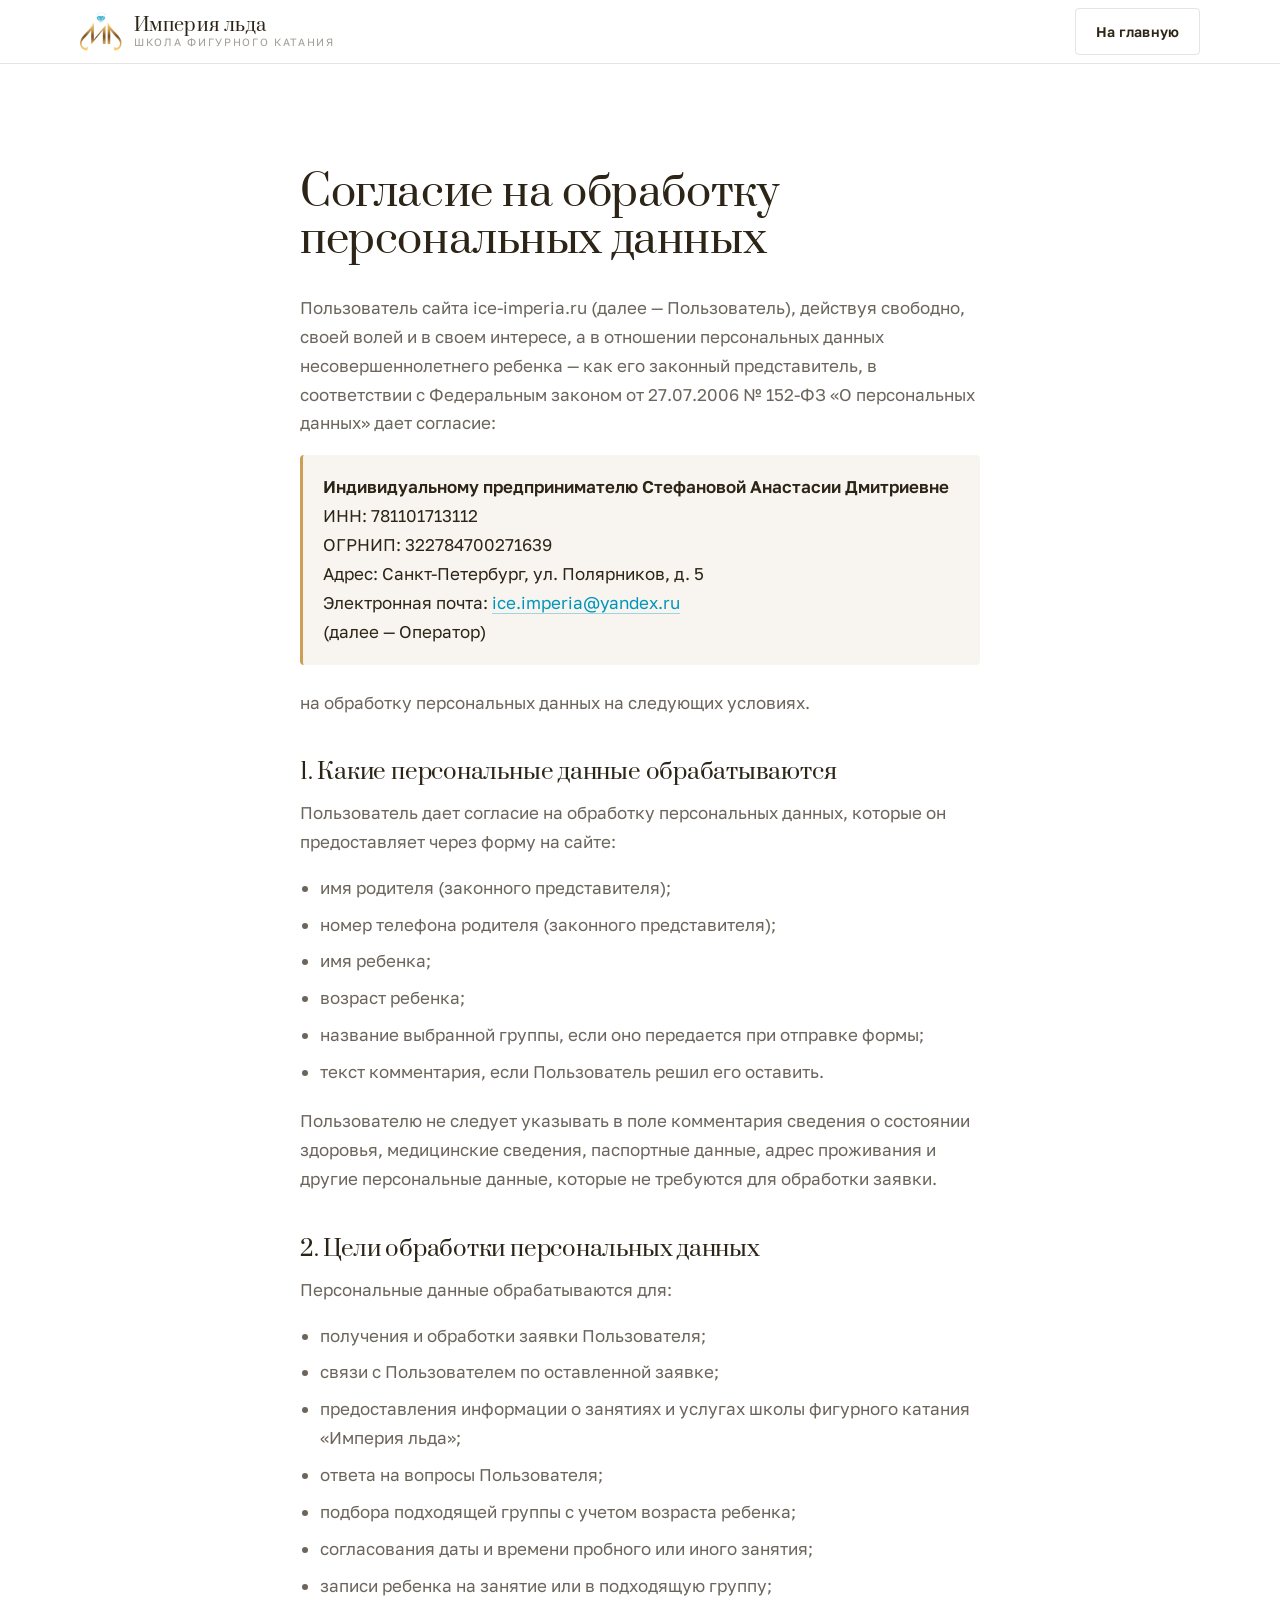
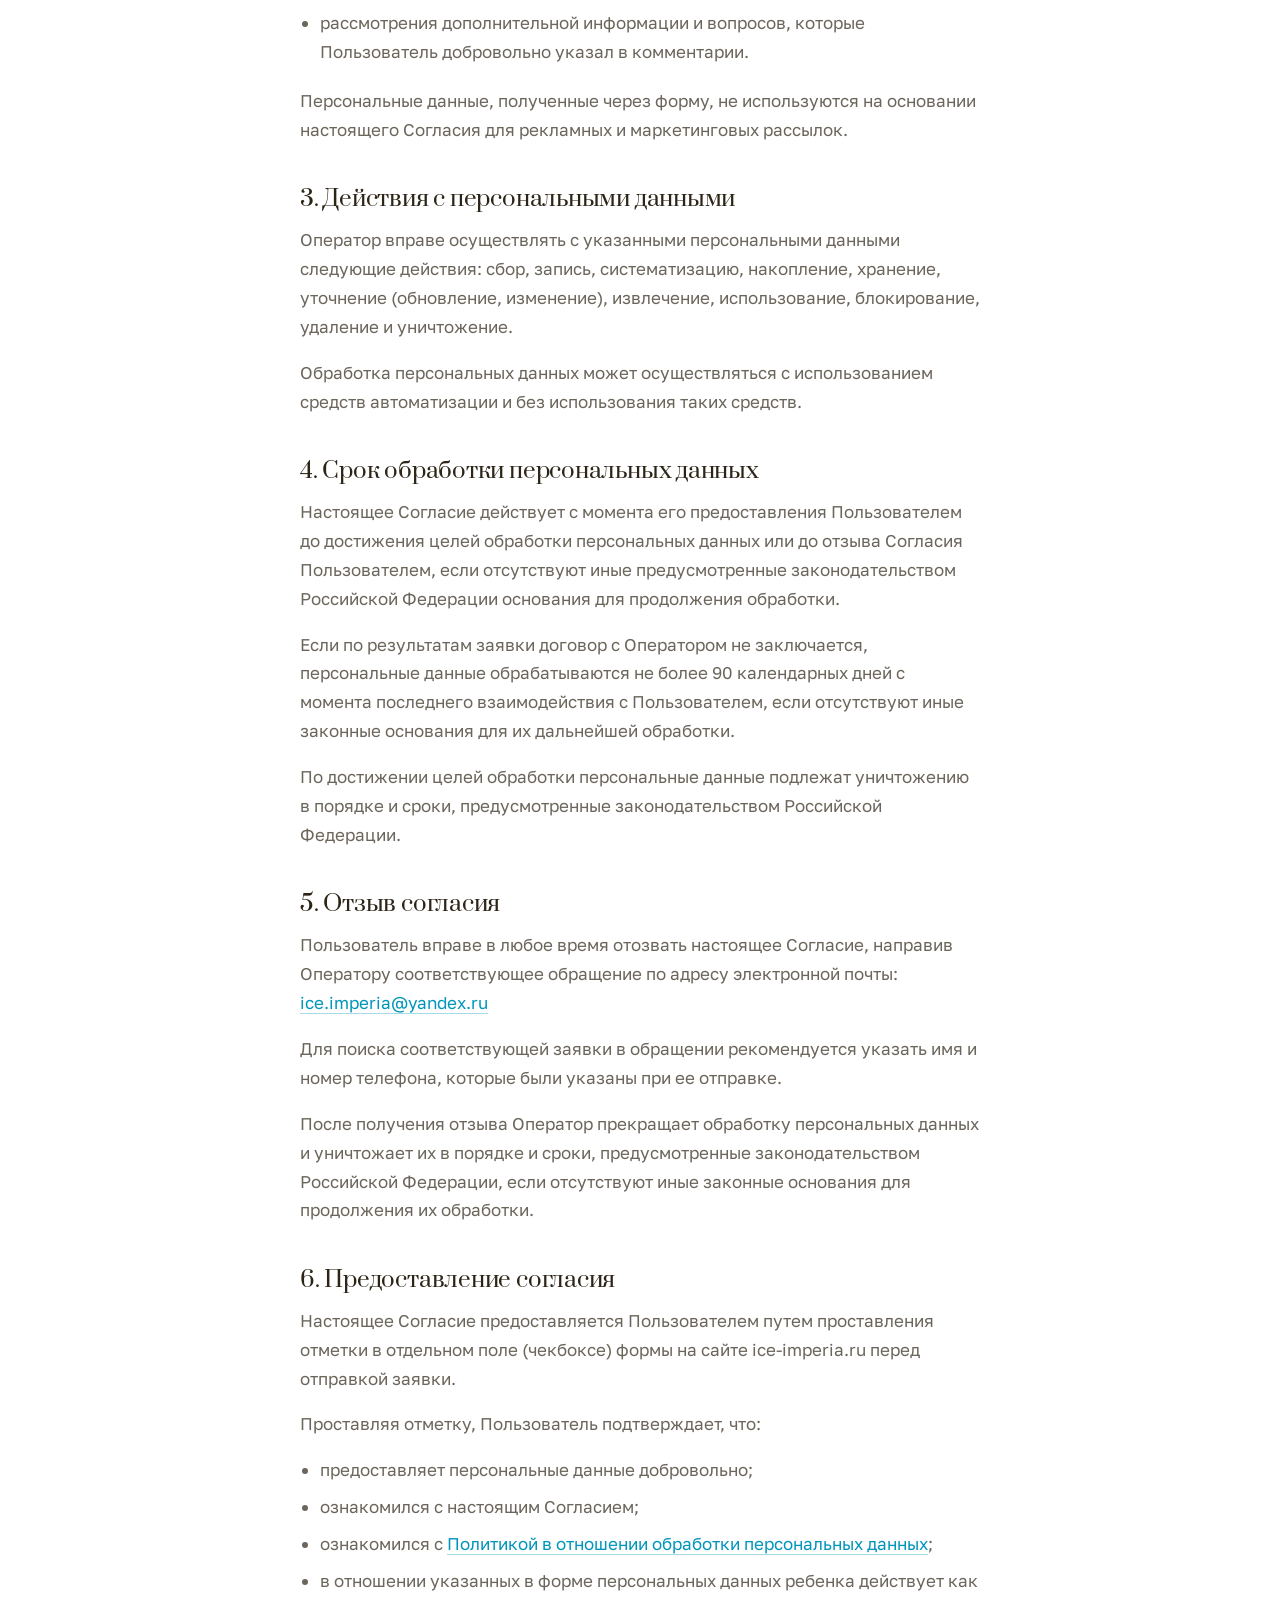
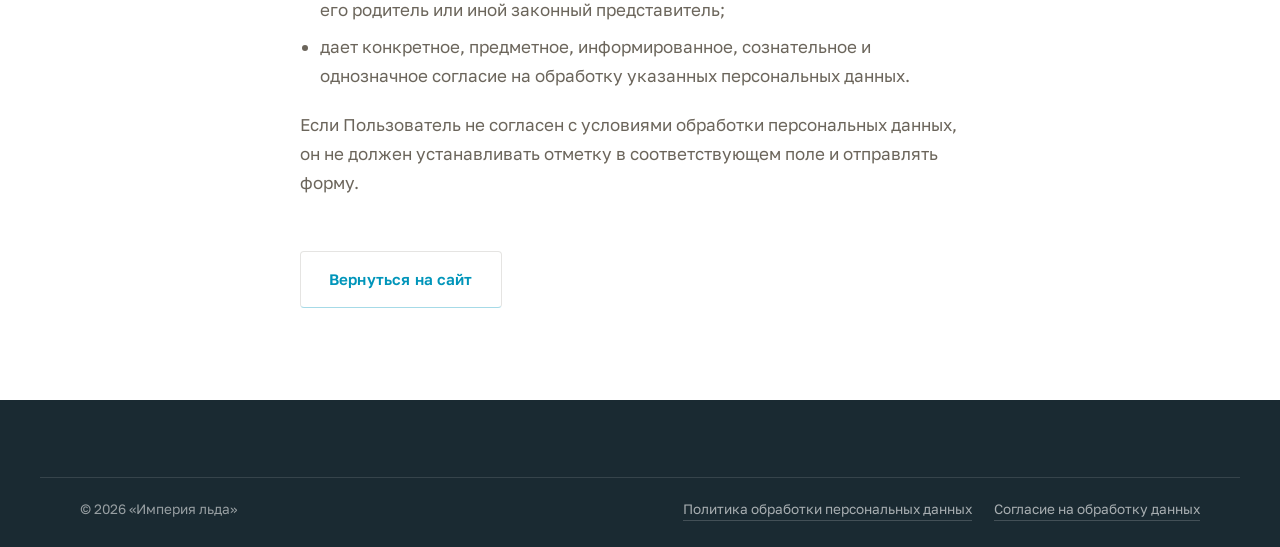
<file: consent.html>
<!DOCTYPE html>
<html lang="ru">
<head>
  <meta charset="UTF-8">
  <meta name="viewport" content="width=device-width, initial-scale=1">
  <title>Согласие на обработку персональных данных — Империя льда</title>
  <meta name="description" content="Текст согласия на обработку персональных данных, которое даётся при отправке заявки на сайте.">
  <link rel="canonical" href="https://ice-imperia.ru/consent.html">


  <link rel="stylesheet" href="styles.css?v=20260903c">
  <link rel="icon" href="favicon.ico" sizes="any">
  <link rel="icon" type="image/png" sizes="32x32" href="assets/favicon-32.png">
  <link rel="apple-touch-icon" href="apple-touch-icon.png">
</head>
<body>

<header class="header is-solid">
  <div class="shell header__inner">
    <a class="brand" href="index.html" aria-label="Империя льда — на главную">
      <img class="brand__mark" src="assets/logo.png" alt="Логотип школы фигурного катания «Империя льда»" width="560" height="532">
      <span class="brand__text">
        <span class="brand__name">Империя льда</span>
        <span class="brand__sub">Школа фигурного катания</span>
      </span>
    </a>
    <a class="btn btn--outline btn--sm" href="index.html">На главную</a>
  </div>
</header>

<main class="legal">
  <h1>Согласие на обработку персональных данных</h1>

  <p>Пользователь сайта ice-imperia.ru (далее — Пользователь), действуя свободно, своей волей и в своем интересе, а в отношении персональных данных несовершеннолетнего ребенка — как его законный представитель, в соответствии с Федеральным законом от 27.07.2006 № 152-ФЗ «О персональных данных» дает согласие:</p>

  <div class="legal__req">
    <p><strong>Индивидуальному предпринимателю Стефановой Анастасии Дмитриевне</strong><br>
    ИНН: 781101713112<br>
    ОГРНИП: 322784700271639<br>
    Адрес: Санкт-Петербург, ул. Полярников, д. 5<br>
    Электронная почта: <a href="mailto:ice.imperia@yandex.ru">ice.imperia@yandex.ru</a><br>
    (далее — Оператор)</p>
  </div>

  <p>на обработку персональных данных на следующих условиях.</p>

  <h2>1. Какие персональные данные обрабатываются</h2>
  <p>Пользователь дает согласие на обработку персональных данных, которые он предоставляет через форму на сайте:</p>
  <ul>
    <li>имя родителя (законного представителя);</li>
    <li>номер телефона родителя (законного представителя);</li>
    <li>имя ребенка;</li>
    <li>возраст ребенка;</li>
    <li>название выбранной группы, если оно передается при отправке формы;</li>
    <li>текст комментария, если Пользователь решил его оставить.</li>
  </ul>
  <p>Пользователю не следует указывать в поле комментария сведения о состоянии здоровья, медицинские сведения, паспортные данные, адрес проживания и другие персональные данные, которые не требуются для обработки заявки.</p>

  <h2>2. Цели обработки персональных данных</h2>
  <p>Персональные данные обрабатываются для:</p>
  <ul>
    <li>получения и обработки заявки Пользователя;</li>
    <li>связи с Пользователем по оставленной заявке;</li>
    <li>предоставления информации о занятиях и услугах школы фигурного катания «Империя льда»;</li>
    <li>ответа на вопросы Пользователя;</li>
    <li>подбора подходящей группы с учетом возраста ребенка;</li>
    <li>согласования даты и времени пробного или иного занятия;</li>
    <li>записи ребенка на занятие или в подходящую группу;</li>
    <li>рассмотрения дополнительной информации и вопросов, которые Пользователь добровольно указал в комментарии.</li>
  </ul>
  <p>Персональные данные, полученные через форму, не используются на основании настоящего Согласия для рекламных и маркетинговых рассылок.</p>

  <h2>3. Действия с персональными данными</h2>
  <p>Оператор вправе осуществлять с указанными персональными данными следующие действия: сбор, запись, систематизацию, накопление, хранение, уточнение (обновление, изменение), извлечение, использование, блокирование, удаление и уничтожение.</p>
  <p>Обработка персональных данных может осуществляться с использованием средств автоматизации и без использования таких средств.</p>

  <h2>4. Срок обработки персональных данных</h2>
  <p>Настоящее Согласие действует с момента его предоставления Пользователем до достижения целей обработки персональных данных или до отзыва Согласия Пользователем, если отсутствуют иные предусмотренные законодательством Российской Федерации основания для продолжения обработки.</p>
  <p>Если по результатам заявки договор с Оператором не заключается, персональные данные обрабатываются не более 90 календарных дней с момента последнего взаимодействия с Пользователем, если отсутствуют иные законные основания для их дальнейшей обработки.</p>
  <p>По достижении целей обработки персональные данные подлежат уничтожению в порядке и сроки, предусмотренные законодательством Российской Федерации.</p>

  <h2>5. Отзыв согласия</h2>
  <p>Пользователь вправе в любое время отозвать настоящее Согласие, направив Оператору соответствующее обращение по адресу электронной почты: <a href="mailto:ice.imperia@yandex.ru">ice.imperia@yandex.ru</a></p>
  <p>Для поиска соответствующей заявки в обращении рекомендуется указать имя и номер телефона, которые были указаны при ее отправке.</p>
  <p>После получения отзыва Оператор прекращает обработку персональных данных и уничтожает их в порядке и сроки, предусмотренные законодательством Российской Федерации, если отсутствуют иные законные основания для продолжения их обработки.</p>

  <h2>6. Предоставление согласия</h2>
  <p>Настоящее Согласие предоставляется Пользователем путем проставления отметки в отдельном поле (чекбоксе) формы на сайте ice-imperia.ru перед отправкой заявки.</p>
  <p>Проставляя отметку, Пользователь подтверждает, что:</p>
  <ul>
    <li>предоставляет персональные данные добровольно;</li>
    <li>ознакомился с настоящим Согласием;</li>
    <li>ознакомился с <a href="privacy.html">Политикой в отношении обработки персональных данных</a>;</li>
    <li>в отношении указанных в форме персональных данных ребенка действует как его родитель или иной законный представитель;</li>
    <li>дает конкретное, предметное, информированное, сознательное и однозначное согласие на обработку указанных персональных данных.</li>
  </ul>
  <p>Если Пользователь не согласен с условиями обработки персональных данных, он не должен устанавливать отметку в соответствующем поле и отправлять форму.</p>

  <a class="btn btn--outline legal__back" href="index.html">Вернуться на сайт</a>
</main>

<footer class="footer">
  <div class="shell footer__bottom">
    <p>© <span id="year">2026</span> «Империя льда»</p>
    <span class="footer__legals">
      <a class="footer__legal" href="privacy.html">Политика обработки персональных данных</a>
      <a class="footer__legal" href="consent.html">Согласие на обработку данных</a>
    </span>
  </div>
</footer>

<script>document.getElementById('year').textContent = new Date().getFullYear();</script>
</body>
</html>
</file>
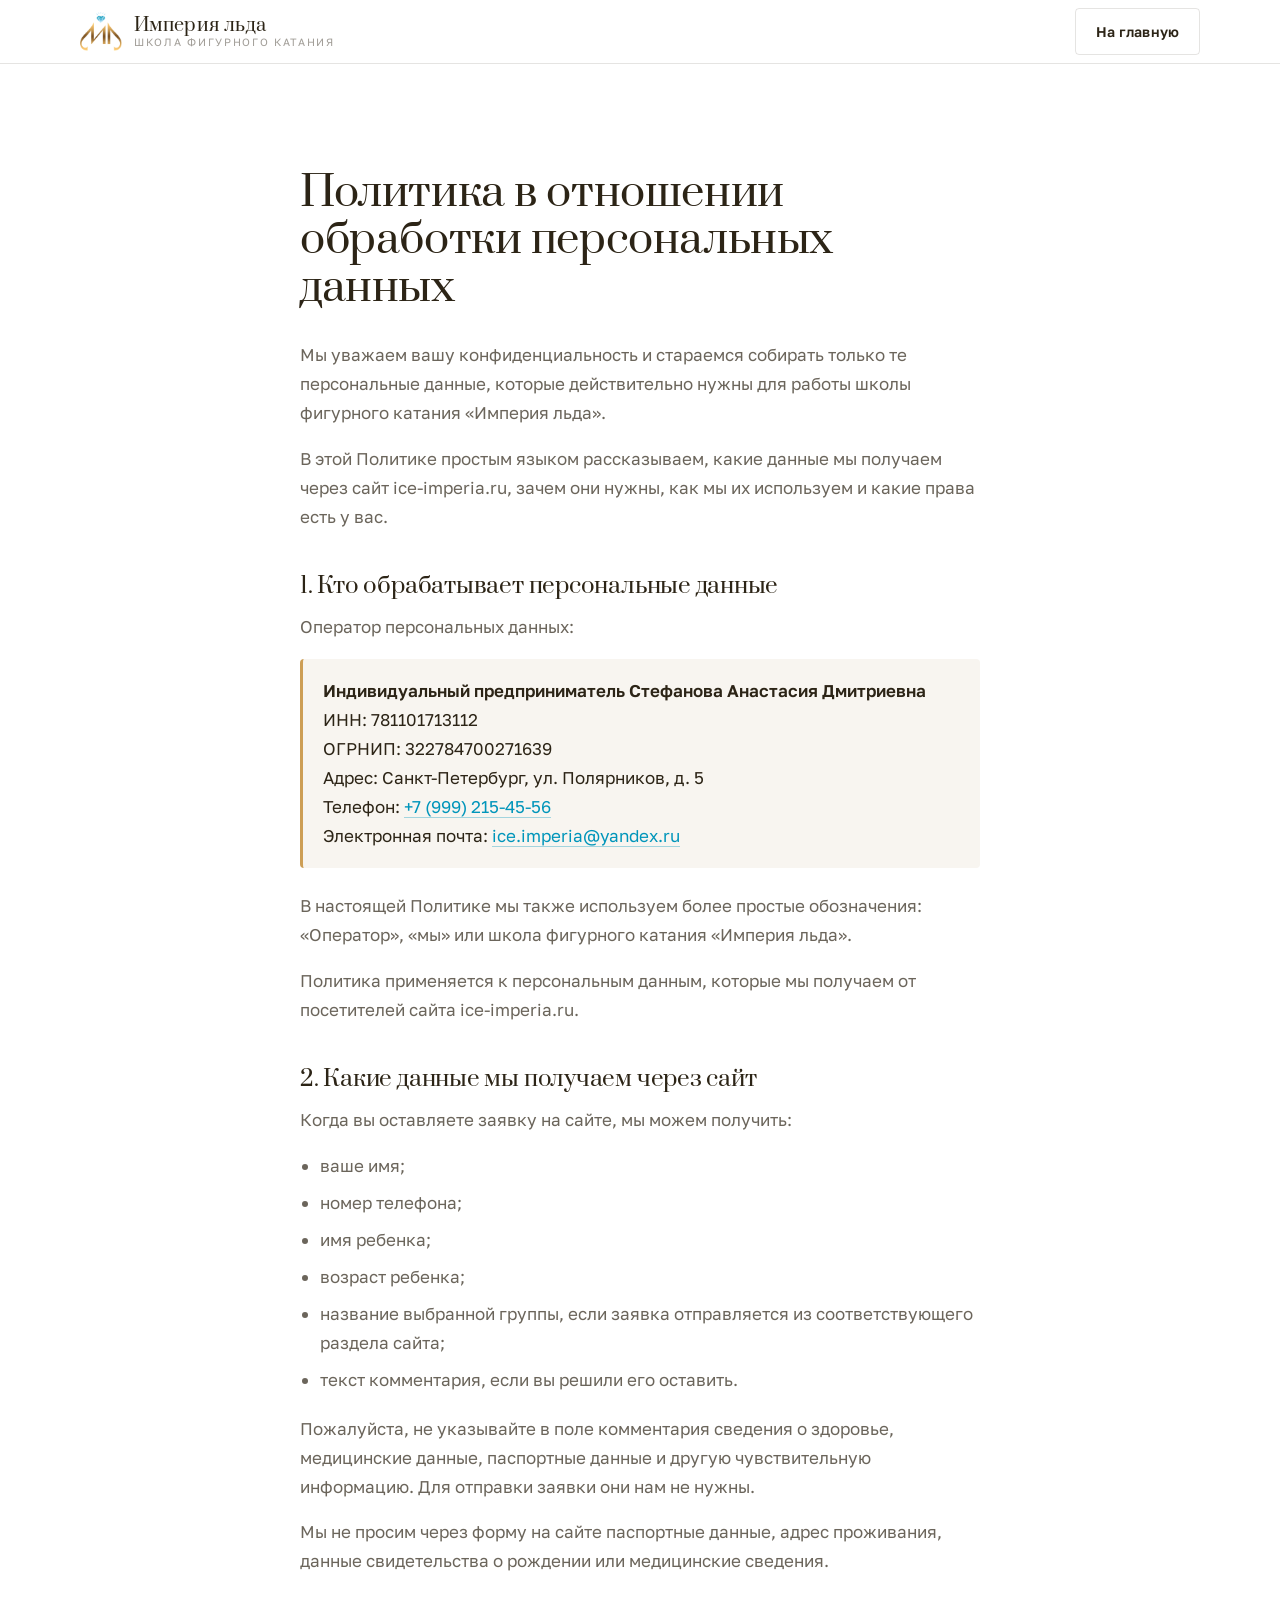
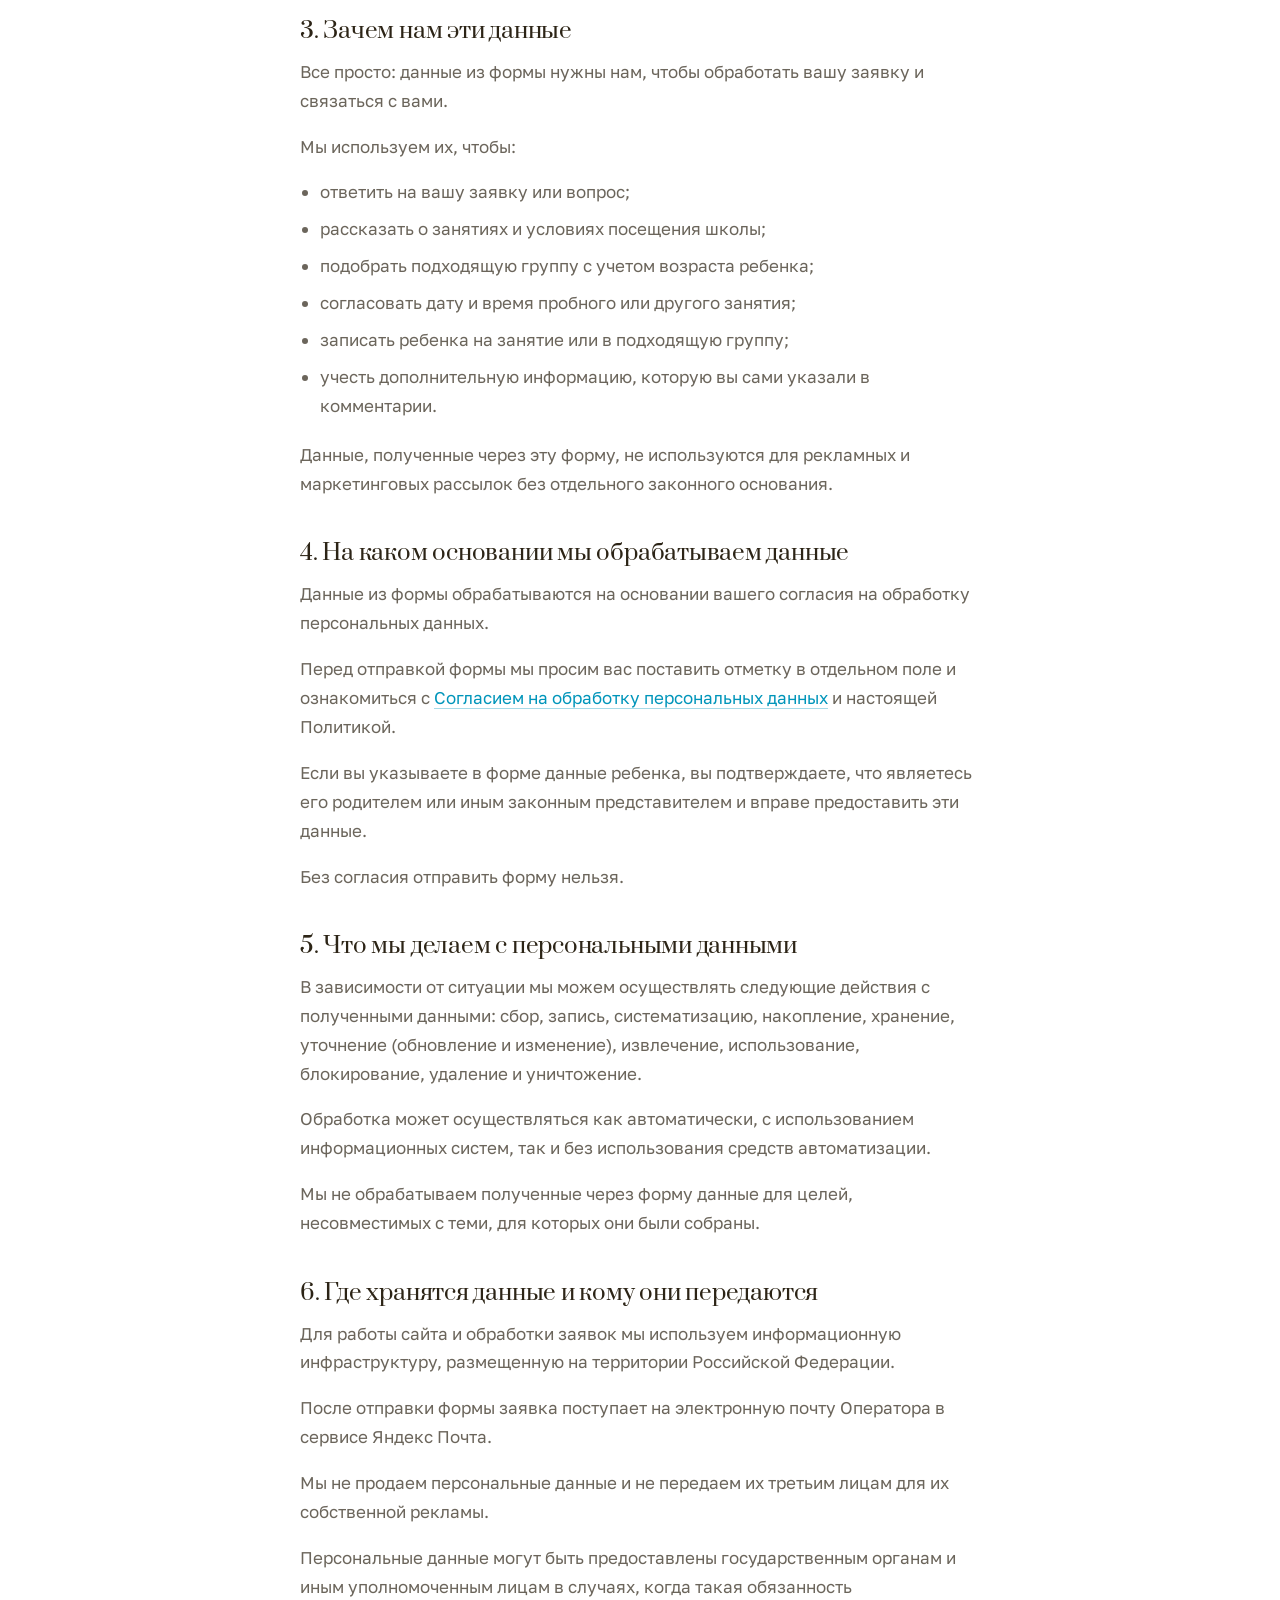
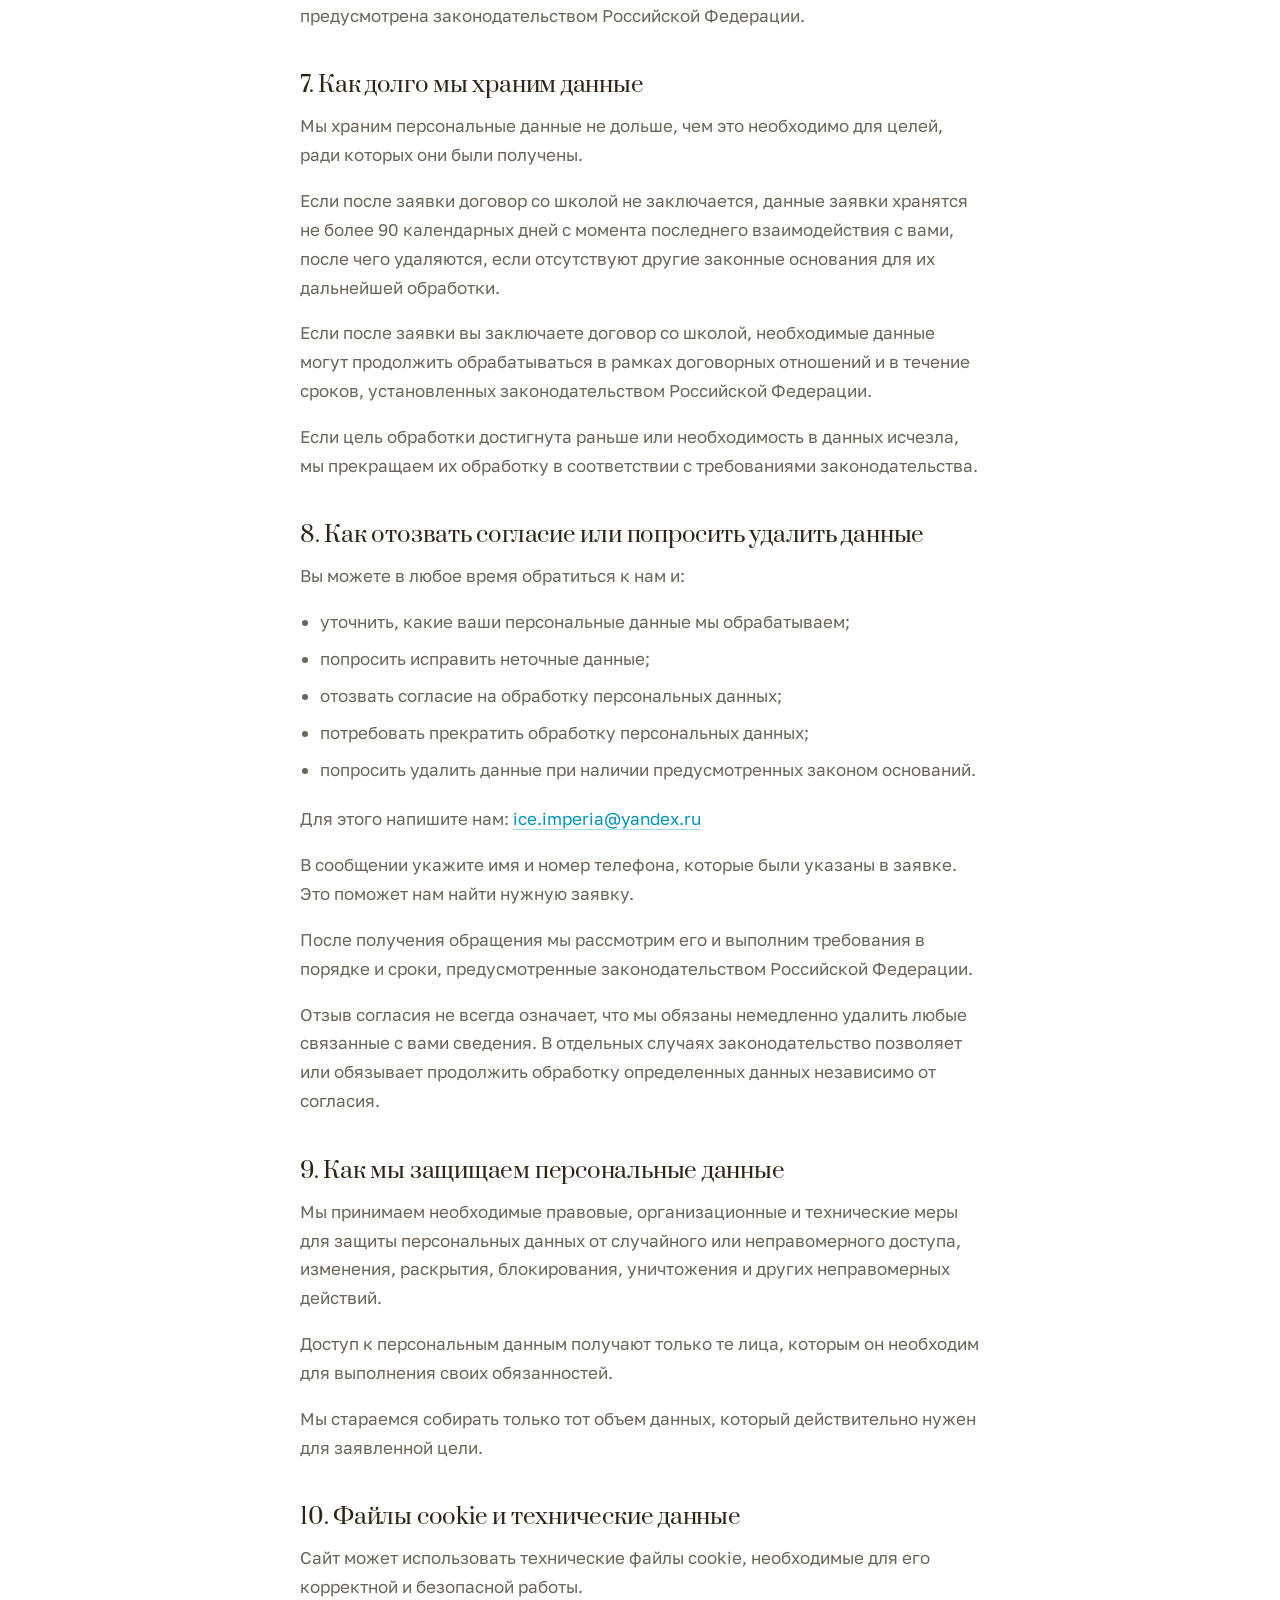
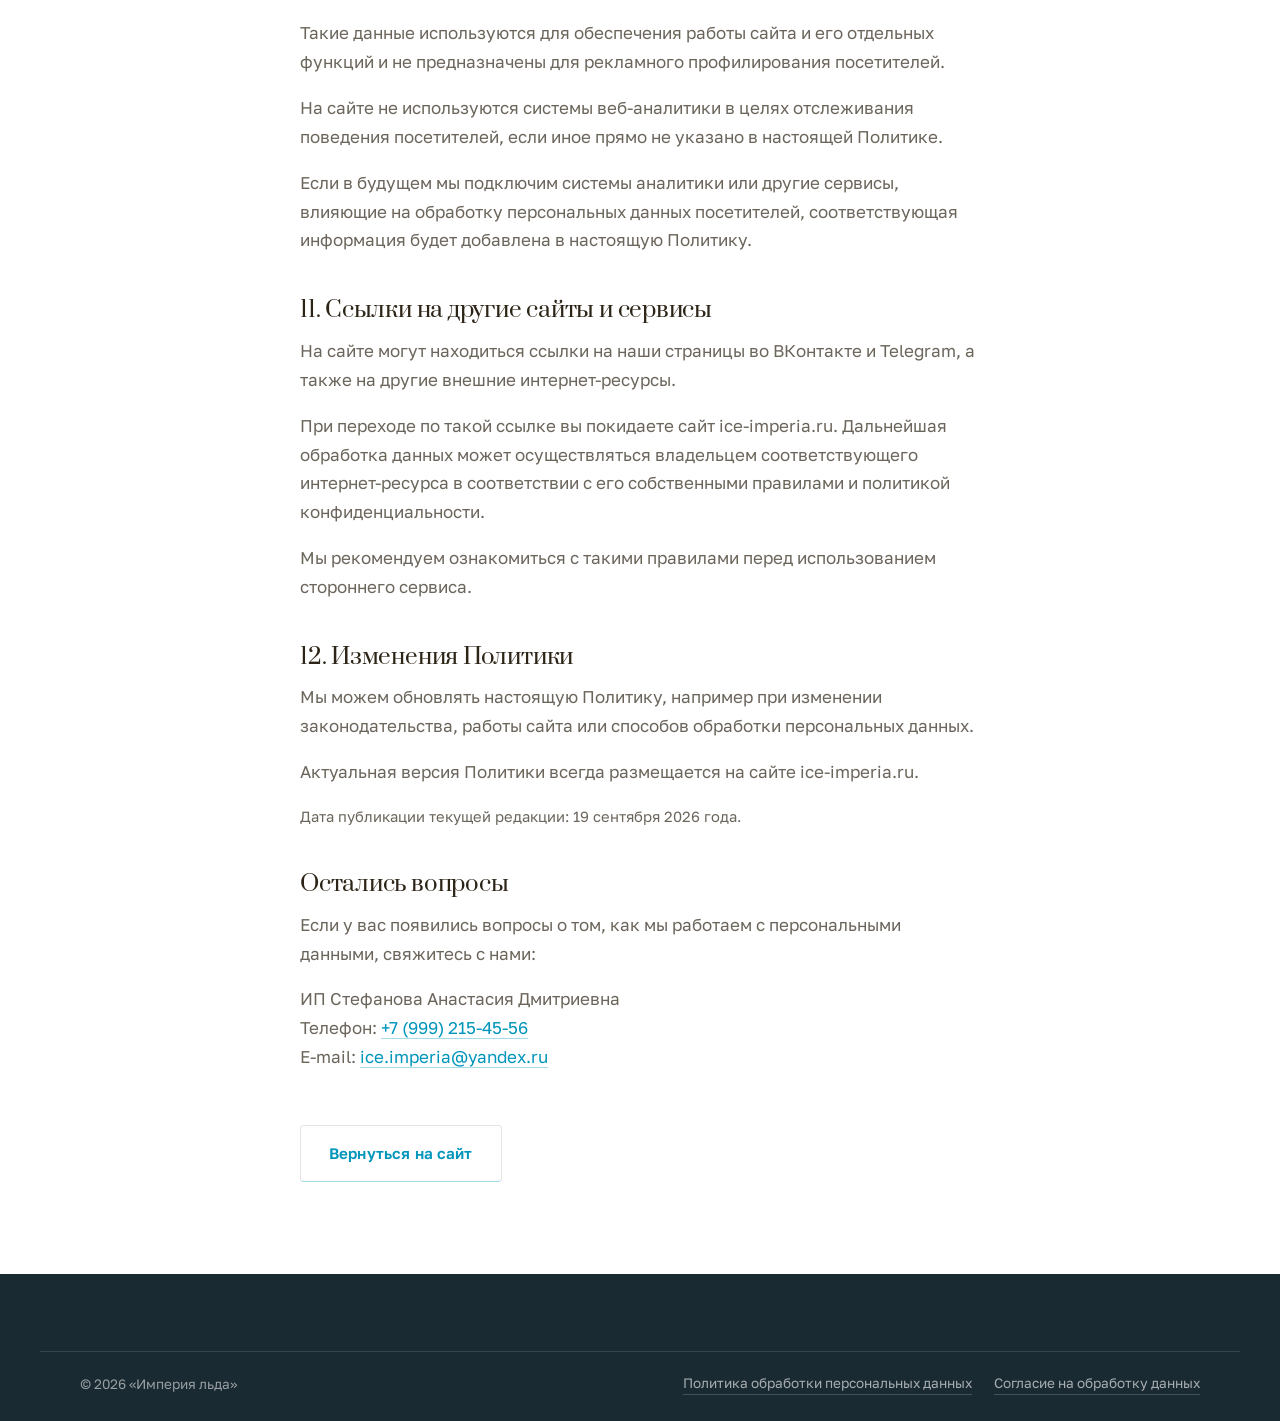
<file: privacy.html>
<!DOCTYPE html>
<html lang="ru">
<head>
  <meta charset="UTF-8">
  <meta name="viewport" content="width=device-width, initial-scale=1">
  <title>Политика в отношении обработки персональных данных — Империя льда</title>
  <meta name="description" content="Как школа фигурного катания «Империя льда» обрабатывает персональные данные, полученные через сайт.">
  <link rel="canonical" href="https://ice-imperia.ru/privacy.html">


  <link rel="stylesheet" href="styles.css?v=20260903c">
  <link rel="icon" href="favicon.ico" sizes="any">
  <link rel="icon" type="image/png" sizes="32x32" href="assets/favicon-32.png">
  <link rel="apple-touch-icon" href="apple-touch-icon.png">
</head>
<body>

<header class="header is-solid">
  <div class="shell header__inner">
    <a class="brand" href="index.html" aria-label="Империя льда — на главную">
      <img class="brand__mark" src="assets/logo.png" alt="Логотип школы фигурного катания «Империя льда»" width="560" height="532">
      <span class="brand__text">
        <span class="brand__name">Империя льда</span>
        <span class="brand__sub">Школа фигурного катания</span>
      </span>
    </a>
    <a class="btn btn--outline btn--sm" href="index.html">На главную</a>
  </div>
</header>

<main class="legal">

  <h1>Политика в отношении обработки персональных данных</h1>

  <p>Мы уважаем вашу конфиденциальность и стараемся собирать только те персональные данные, которые действительно нужны для работы школы фигурного катания «Империя льда».</p>

  <p>В этой Политике простым языком рассказываем, какие данные мы получаем через сайт ice-imperia.ru, зачем они нужны, как мы их используем и какие права есть у вас.</p>

  <h2>1. Кто обрабатывает персональные данные</h2>
  <p>Оператор персональных данных:</p>
  <div class="legal__req">
    <p><strong>Индивидуальный предприниматель Стефанова Анастасия Дмитриевна</strong><br>
    ИНН: 781101713112<br>
    ОГРНИП: 322784700271639<br>
    Адрес: Санкт-Петербург, ул. Полярников, д. 5<br>
    Телефон: <a href="tel:+79992154556">+7 (999) 215-45-56</a><br>
    Электронная почта: <a href="mailto:ice.imperia@yandex.ru">ice.imperia@yandex.ru</a></p>
  </div>

  <p>В настоящей Политике мы также используем более простые обозначения: «Оператор», «мы» или школа фигурного катания «Империя льда».</p>
  <p>Политика применяется к персональным данным, которые мы получаем от посетителей сайта ice-imperia.ru.</p>

  <h2>2. Какие данные мы получаем через сайт</h2>
  <p>Когда вы оставляете заявку на сайте, мы можем получить:</p>
  <ul>
    <li>ваше имя;</li>
    <li>номер телефона;</li>
    <li>имя ребенка;</li>
    <li>возраст ребенка;</li>
    <li>название выбранной группы, если заявка отправляется из соответствующего раздела сайта;</li>
    <li>текст комментария, если вы решили его оставить.</li>
  </ul>
  <p>Пожалуйста, не указывайте в поле комментария сведения о здоровье, медицинские данные, паспортные данные и другую чувствительную информацию. Для отправки заявки они нам не нужны.</p>
  <p>Мы не просим через форму на сайте паспортные данные, адрес проживания, данные свидетельства о рождении или медицинские сведения.</p>

  <h2>3. Зачем нам эти данные</h2>
  <p>Все просто: данные из формы нужны нам, чтобы обработать вашу заявку и связаться с вами.</p>
  <p>Мы используем их, чтобы:</p>
  <ul>
    <li>ответить на вашу заявку или вопрос;</li>
    <li>рассказать о занятиях и условиях посещения школы;</li>
    <li>подобрать подходящую группу с учетом возраста ребенка;</li>
    <li>согласовать дату и время пробного или другого занятия;</li>
    <li>записать ребенка на занятие или в подходящую группу;</li>
    <li>учесть дополнительную информацию, которую вы сами указали в комментарии.</li>
  </ul>
  <p>Данные, полученные через эту форму, не используются для рекламных и маркетинговых рассылок без отдельного законного основания.</p>

  <h2>4. На каком основании мы обрабатываем данные</h2>
  <p>Данные из формы обрабатываются на основании вашего согласия на обработку персональных данных.</p>
  <p>Перед отправкой формы мы просим вас поставить отметку в отдельном поле и ознакомиться с <a href="consent.html">Согласием на обработку персональных данных</a> и настоящей Политикой.</p>
  <p>Если вы указываете в форме данные ребенка, вы подтверждаете, что являетесь его родителем или иным законным представителем и вправе предоставить эти данные.</p>
  <p>Без согласия отправить форму нельзя.</p>

  <h2>5. Что мы делаем с персональными данными</h2>
  <p>В зависимости от ситуации мы можем осуществлять следующие действия с полученными данными: сбор, запись, систематизацию, накопление, хранение, уточнение (обновление и изменение), извлечение, использование, блокирование, удаление и уничтожение.</p>
  <p>Обработка может осуществляться как автоматически, с использованием информационных систем, так и без использования средств автоматизации.</p>
  <p>Мы не обрабатываем полученные через форму данные для целей, несовместимых с теми, для которых они были собраны.</p>

  <h2>6. Где хранятся данные и кому они передаются</h2>
  <p>Для работы сайта и обработки заявок мы используем информационную инфраструктуру, размещенную на территории Российской Федерации.</p>
  <p>После отправки формы заявка поступает на электронную почту Оператора в сервисе Яндекс Почта.</p>
  <p>Мы не продаем персональные данные и не передаем их третьим лицам для их собственной рекламы.</p>
  <p>Персональные данные могут быть предоставлены государственным органам и иным уполномоченным лицам в случаях, когда такая обязанность предусмотрена законодательством Российской Федерации.</p>

  <h2>7. Как долго мы храним данные</h2>
  <p>Мы храним персональные данные не дольше, чем это необходимо для целей, ради которых они были получены.</p>
  <p>Если после заявки договор со школой не заключается, данные заявки хранятся не более 90 календарных дней с момента последнего взаимодействия с вами, после чего удаляются, если отсутствуют другие законные основания для их дальнейшей обработки.</p>
  <p>Если после заявки вы заключаете договор со школой, необходимые данные могут продолжить обрабатываться в рамках договорных отношений и в течение сроков, установленных законодательством Российской Федерации.</p>
  <p>Если цель обработки достигнута раньше или необходимость в данных исчезла, мы прекращаем их обработку в соответствии с требованиями законодательства.</p>

  <h2>8. Как отозвать согласие или попросить удалить данные</h2>
  <p>Вы можете в любое время обратиться к нам и:</p>
  <ul>
    <li>уточнить, какие ваши персональные данные мы обрабатываем;</li>
    <li>попросить исправить неточные данные;</li>
    <li>отозвать согласие на обработку персональных данных;</li>
    <li>потребовать прекратить обработку персональных данных;</li>
    <li>попросить удалить данные при наличии предусмотренных законом оснований.</li>
  </ul>
  <p>Для этого напишите нам: <a href="mailto:ice.imperia@yandex.ru">ice.imperia@yandex.ru</a></p>
  <p>В сообщении укажите имя и номер телефона, которые были указаны в заявке. Это поможет нам найти нужную заявку.</p>
  <p>После получения обращения мы рассмотрим его и выполним требования в порядке и сроки, предусмотренные законодательством Российской Федерации.</p>
  <p>Отзыв согласия не всегда означает, что мы обязаны немедленно удалить любые связанные с вами сведения. В отдельных случаях законодательство позволяет или обязывает продолжить обработку определенных данных независимо от согласия.</p>

  <h2>9. Как мы защищаем персональные данные</h2>
  <p>Мы принимаем необходимые правовые, организационные и технические меры для защиты персональных данных от случайного или неправомерного доступа, изменения, раскрытия, блокирования, уничтожения и других неправомерных действий.</p>
  <p>Доступ к персональным данным получают только те лица, которым он необходим для выполнения своих обязанностей.</p>
  <p>Мы стараемся собирать только тот объем данных, который действительно нужен для заявленной цели.</p>

  <h2>10. Файлы cookie и технические данные</h2>
  <p>Сайт может использовать технические файлы cookie, необходимые для его корректной и безопасной работы.</p>
  <p>Такие данные используются для обеспечения работы сайта и его отдельных функций и не предназначены для рекламного профилирования посетителей.</p>
  <p>На сайте не используются системы веб-аналитики в целях отслеживания поведения посетителей, если иное прямо не указано в настоящей Политике.</p>
  <p>Если в будущем мы подключим системы аналитики или другие сервисы, влияющие на обработку персональных данных посетителей, соответствующая информация будет добавлена в настоящую Политику.</p>

  <h2>11. Ссылки на другие сайты и сервисы</h2>
  <p>На сайте могут находиться ссылки на наши страницы во ВКонтакте и Telegram, а также на другие внешние интернет-ресурсы.</p>
  <p>При переходе по такой ссылке вы покидаете сайт ice-imperia.ru. Дальнейшая обработка данных может осуществляться владельцем соответствующего интернет-ресурса в соответствии с его собственными правилами и политикой конфиденциальности.</p>
  <p>Мы рекомендуем ознакомиться с такими правилами перед использованием стороннего сервиса.</p>

  <h2>12. Изменения Политики</h2>
  <p>Мы можем обновлять настоящую Политику, например при изменении законодательства, работы сайта или способов обработки персональных данных.</p>
  <p>Актуальная версия Политики всегда размещается на сайте ice-imperia.ru.</p>
  <p class="legal__date">Дата публикации текущей редакции: 19 сентября 2026 года.</p>

  <h2>Остались вопросы</h2>
  <p>Если у вас появились вопросы о том, как мы работаем с персональными данными, свяжитесь с нами:</p>
  <p>ИП Стефанова Анастасия Дмитриевна<br>
  Телефон: <a href="tel:+79992154556">+7 (999) 215-45-56</a><br>
  E-mail: <a href="mailto:ice.imperia@yandex.ru">ice.imperia@yandex.ru</a></p>

  <a class="btn btn--outline legal__back" href="index.html">Вернуться на сайт</a>
</main>

<footer class="footer">
  <div class="shell footer__bottom">
    <p>© <span id="year">2026</span> «Империя льда»</p>
    <span class="footer__legals">
      <a class="footer__legal" href="privacy.html">Политика обработки персональных данных</a>
      <a class="footer__legal" href="consent.html">Согласие на обработку данных</a>
    </span>
  </div>
</footer>

<script>document.getElementById('year').textContent = new Date().getFullYear();</script>
</body>
</html>
</file>
<file: styles.css>
/* =========================================================
   Империя льда — стили
   Палитра, типографика, компоненты, адаптив
   ========================================================= */

:root{
  --white:#FFFFFF;
  --sand:#F8F5F0;
  --ink:#2C2416;
  --ink-70:rgba(44,36,22,.70);
  --ink-45:rgba(44,36,22,.45);
  --ink-12:rgba(44,36,22,.12);
  --blue:#0095BA;
  --blue-dark:#007693;
  --gold:#CD9E55;
  --gold-dark:#B4863F;
  --silver:#E8EEF0;
  --deep:#0F1C24;
  --deep-2:#1A2A32;

  /* Шрифты подключены локально, см. блок @font-face ниже.
     Обе гарнитуры с кириллицей. Дальше в списке —
     системные запасные варианты на случай сбоя загрузки. */
  --font-display:"Prata",Georgia,"Times New Roman",serif;
  --font-text:"Golos Text",-apple-system,BlinkMacSystemFont,"Segoe UI",Roboto,"Helvetica Neue",Arial,sans-serif;

  --shell:1200px;
  --gap:clamp(20px,4vw,40px);
  --sec-y:clamp(72px,9vw,132px);
  --r:4px;              /* сдержанные скругления */
  --ease:cubic-bezier(.25,.6,.25,1);
}

/* ---------- Свои шрифты ----------
   Файлы лежат в assets/fonts/, к сторонним серверам сайт не обращается.
   Заголовки — Prata, основной текст — Golos Text: обе гарнитуры
   содержат кириллицу. Чтобы сменить шрифт, положите новые файлы
   под этими же именами либо поправьте пути ниже и переменные
   --font-display / --font-text выше. */
@font-face{
  font-family:"Prata";
  src:url("assets/fonts/prata-400.woff2") format("woff2");
  font-weight:400;
  font-style:normal;
  font-display:swap;
}
@font-face{
  font-family:"Golos Text";
  src:url("assets/fonts/golos-text-400.woff2") format("woff2");
  font-weight:400;
  font-style:normal;
  font-display:swap;
}
@font-face{
  font-family:"Golos Text";
  src:url("assets/fonts/golos-text-500.woff2") format("woff2");
  font-weight:500;
  font-style:normal;
  font-display:swap;
}
@font-face{
  font-family:"Golos Text";
  src:url("assets/fonts/golos-text-600.woff2") format("woff2");
  font-weight:600;
  font-style:normal;
  font-display:swap;
}

/* ---------- База ---------- */
*,*::before,*::after{box-sizing:border-box}

html{scroll-behavior:smooth}

body{
  margin:0;
  background:var(--white);
  color:var(--ink);
  font-family:var(--font-text);
  font-size:17px;
  line-height:1.65;
  font-weight:400;
  -webkit-font-smoothing:antialiased;
  overflow-x:hidden;
}

img{max-width:100%;display:block}
/* <picture> не должен влиять на раскладку: размеры задаёт сам <img> */
picture{display:contents}

/* Атрибут hidden должен побеждать любые display в правилах ниже */
[hidden]{display:none !important}
ul,ol{margin:0;padding:0;list-style:none}
p{margin:0 0 1em}
p:last-child{margin-bottom:0}

a{color:inherit;text-decoration:none}

button{font:inherit;color:inherit}

:focus-visible{
  outline:2px solid var(--blue);
  outline-offset:3px;
  border-radius:2px;
}

.shell{
  width:100%;
  max-width:var(--shell);
  margin:0 auto;
  padding:0 var(--gap);
}

.skip-link{
  position:absolute;left:-9999px;top:0;z-index:200;
  background:var(--ink);color:#fff;padding:12px 20px;
}
.skip-link:focus{left:16px;top:16px}

/* ---------- Типографика ---------- */
h1,h2,h3,.h2,.h3,.h4{
  font-family:var(--font-display);
  font-weight:400;
  line-height:1.14;
  letter-spacing:-.01em;
  margin:0 0 .5em;
}

.h2{font-size:clamp(1.75rem,3.4vw,2.75rem);margin-bottom:.6em}
.h3{font-size:clamp(1.3rem,2.2vw,1.7rem)}
.h4{font-size:1.25rem}

.eyebrow{
  display:flex;align-items:center;gap:12px;
  font-size:.75rem;
  letter-spacing:.20em;
  text-transform:uppercase;
  font-weight:600;
  color:var(--blue);
  margin:0 0 18px;
}
.eyebrow::before{
  content:"";width:26px;height:1px;background:var(--gold);flex:0 0 auto;
}
.eyebrow--light{color:rgba(255,255,255,.9)}
.h2--light{color:#fff}

[id]{scroll-margin-top:88px}

.section{padding:var(--sec-y) 0}
.section--sand{background:var(--sand)}

/* ---------- Кнопки ---------- */
.btn{
  display:inline-flex;align-items:center;justify-content:center;gap:8px;
  padding:15px 28px;
  border:1px solid transparent;
  border-radius:var(--r);
  font-size:.95rem;
  font-weight:600;
  letter-spacing:.01em;
  cursor:pointer;
  text-align:center;
  transition:background-color .3s var(--ease),color .3s var(--ease),
             border-color .3s var(--ease),transform .3s var(--ease),
             box-shadow .3s var(--ease);
}
.btn--sm{padding:11px 20px;font-size:.875rem}
.btn--full{width:100%}

.btn--primary{background:var(--blue);color:#fff}
.btn--primary:hover{background:var(--blue-dark);transform:translateY(-2px);box-shadow:0 10px 24px rgba(0,149,186,.22)}
.btn--primary:active{transform:translateY(0);box-shadow:none}

.btn--outline{background:transparent;color:var(--ink);border-color:var(--ink-12)}
.btn--outline:hover{border-color:var(--blue);color:var(--blue)}
.btn--outline:active{background:var(--silver)}

.btn--link{
  background:none;padding:15px 4px;color:var(--ink);
  border-bottom:1px solid var(--ink-12);border-radius:0;
}
.btn--link:hover{color:var(--blue);border-color:var(--blue)}

/* ---------- Шапка ---------- */
.header{
  position:fixed;inset:0 0 auto 0;z-index:100;
  padding:14px 0;
  transition:background-color .4s var(--ease),box-shadow .4s var(--ease),padding .4s var(--ease);
}
.header__inner{display:flex;align-items:center;justify-content:space-between;gap:clamp(16px,2.4vw,32px)}

.header.is-solid{
  background:rgba(255,255,255,.94);
  backdrop-filter:blur(10px);
  box-shadow:0 1px 0 var(--ink-12);
  padding:8px 0;
}

.brand{display:flex;align-items:center;gap:12px;flex:0 0 auto}
/* Логотип не изменяется: он лежит на собственной белой подложке-плашке */
.brand__mark{
  width:48px;height:auto;
  transition:width .4s var(--ease);
}
.brand__text{display:flex;flex-direction:column;line-height:1.15}
.brand__name{
  font-family:var(--font-display);font-size:1.12rem;letter-spacing:.02em;color:#fff;
  white-space:nowrap;
  transition:color .4s var(--ease);
}
.brand__sub{
  font-size:.66rem;letter-spacing:.16em;text-transform:uppercase;white-space:nowrap;
  color:rgba(255,255,255,.72);transition:color .4s var(--ease);
}
.header.is-solid .brand__name{color:var(--ink)}
.header.is-solid .brand__sub{color:var(--ink-45)}
.header.is-solid .brand__mark{width:42px}

/* ---- Навигация ---- */
.nav{display:flex;align-items:center;gap:clamp(18px,2.6vw,40px)}
.nav__list{display:flex;gap:clamp(14px,2vw,28px)}
.nav__link{
  position:relative;display:inline-block;
  font-size:.95rem;color:rgba(255,255,255,.88);padding:4px 0;
  white-space:nowrap;
  transition:color .3s var(--ease);
}
.nav__link::after{
  content:"";position:absolute;left:0;bottom:0;height:1px;width:0;
  background:var(--gold);transition:width .35s var(--ease);
}
.nav__link:hover,.nav__link:focus-visible{color:#fff}
.nav__link:hover::after,.nav__link:focus-visible::after{width:100%}

/* Текущий раздел: та же тонкая линия, без плашек */
.nav__link.is-current{color:#fff}
.nav__link.is-current::after{width:100%;background:var(--gold)}

.header.is-solid .nav__link{color:var(--ink-70)}
.header.is-solid .nav__link:hover,
.header.is-solid .nav__link:focus-visible,
.header.is-solid .nav__link.is-current{color:var(--ink)}

/* ---- Телефон и кнопки ---- */
.nav__actions{display:flex;align-items:center;gap:clamp(12px,1.6vw,20px)}
.nav__actions .btn{white-space:nowrap}

/* Телефон подчинён кнопке: тоньше, спокойнее, без заливки */
.phone{
  font-size:.9rem;font-weight:500;letter-spacing:.01em;
  color:rgba(255,255,255,.72);white-space:nowrap;
  border-bottom:1px solid transparent;
  transition:color .3s var(--ease),border-color .3s var(--ease);
}
.phone:hover,.phone:focus-visible{color:#fff;border-bottom-color:rgba(255,255,255,.5)}
.header.is-solid .phone{color:var(--ink-45)}
.header.is-solid .phone:hover,
.header.is-solid .phone:focus-visible{color:var(--ink);border-bottom-color:var(--ink-12)}

/* Кнопка в строке шапки — только для планшета и мобильного */
.header__cta{display:none}
.label-menu,.label-mobile{display:none}

/* ---- Бургер ---- */
.burger{
  display:none;width:44px;height:44px;background:none;border:0;padding:10px;
  cursor:pointer;flex:0 0 auto;
}
.burger span{
  display:block;height:1.5px;background:#fff;margin:5px 0;border-radius:2px;
  transition:transform .35s var(--ease),opacity .25s var(--ease),background-color .4s var(--ease);
}
.header.is-solid .burger span{background:var(--ink)}
.burger.is-open span{background:var(--ink)}
.burger.is-open span:nth-child(1){transform:translateY(6.5px) rotate(45deg)}
.burger.is-open span:nth-child(2){opacity:0}
.burger.is-open span:nth-child(3){transform:translateY(-6.5px) rotate(-45deg)}

/* ---------- Первый экран ----------
   Фотография занимает весь экран, текст лежит поверх неё слева.
   Читаемость обеспечивает боковое затемнение с длинным растворением,
   а не плашка: у центра кадра, где стоит ребёнок, оно сходит на нет. */
.hero{
  position:relative;
  display:flex;align-items:center;
  min-height:min(94vh,900px);
  background:var(--deep);
  color:#fff;
  overflow:hidden;
}

.hero__media{position:absolute;inset:0;margin:0;z-index:0}
.hero__media img{
  width:100%;height:100%;
  object-fit:cover;object-position:50% 42%;
}
.hero__media::after{
  content:"";position:absolute;inset:0;pointer-events:none;
  background:
    /* лёгкая тень под белую шапку */
    linear-gradient(180deg,rgba(15,28,36,.42) 0,rgba(15,28,36,0) 220px),
    /* затемнение слева, полностью растворяется к центру кадра */
    linear-gradient(90deg,
      rgba(15,28,36,.74) 0%,
      rgba(15,28,36,.52) 20%,
      rgba(15,28,36,.24) 38%,
      rgba(15,28,36,0) 58%);
}

.hero__content{
  position:relative;z-index:1;
  width:100%;
  padding:clamp(120px,14vh,170px) var(--gap) clamp(60px,9vh,96px);
  padding-left:max(var(--gap),calc((100vw - var(--shell)) / 2));
}
.hero__text{max-width:min(540px,46vw)}

/* ---- Бренд над заголовком ---- */
.hero__brand{
  display:flex;flex-direction:column;gap:6px;
  margin:0 0 clamp(20px,3vh,32px);
}
.hero__brand::before{
  content:"";width:42px;height:1px;background:var(--gold);margin-bottom:20px;
}
.hero__brand-name{
  font-size:clamp(.82rem,1vw,.95rem);
  letter-spacing:.30em;text-transform:uppercase;font-weight:600;
  color:var(--gold);
}
.hero__brand-sub{
  font-size:clamp(.72rem,.85vw,.82rem);
  letter-spacing:.16em;text-transform:uppercase;
  color:rgba(255,255,255,.62);
}

/* ---- Заголовок ---- */
.hero__title{
  font-size:clamp(2.05rem,4.2vw,3.6rem);
  line-height:1.08;
  margin:0 0 clamp(16px,2.4vh,26px);
  text-shadow:0 2px 24px rgba(15,28,36,.35);
}
.hero__title-accent{display:block;color:var(--gold)}

.hero__lead{
  max-width:34ch;
  font-size:clamp(1rem,1.1vw,1.1rem);
  line-height:1.6;
  color:rgba(255,255,255,.86);
  text-shadow:0 1px 16px rgba(15,28,36,.4);
  margin:0;
}

/* ---- Действия ---- */
.hero__actions{
  display:flex;flex-wrap:wrap;align-items:center;
  gap:16px clamp(20px,2.4vw,30px);
  margin-top:clamp(26px,3.6vh,40px);
}
.hero__cta{padding:16px 30px}
.label-short{display:none}

/* Вторичное действие — ссылка, а не вторая кнопка */
.hero__link{
  display:inline-flex;align-items:center;gap:9px;
  font-size:.98rem;font-weight:500;color:rgba(255,255,255,.88);
  padding-bottom:4px;
  border-bottom:1px solid rgba(255,255,255,.3);
  transition:color .3s var(--ease),border-color .3s var(--ease);
}
.hero__link span{display:inline-block;transition:transform .3s var(--ease)}
.hero__link:hover,.hero__link:focus-visible{color:#fff;border-bottom-color:var(--gold)}
.hero__link:hover span{transform:translateX(5px)}

/* ---- Деликатное появление при загрузке ---- */
.hero__anim{opacity:0;transform:translateY(16px);animation:hero-in .9s var(--ease) forwards}
.hero__anim:nth-child(1){animation-delay:.05s}
.hero__anim:nth-child(2){animation-delay:.16s}
.hero__anim:nth-child(3){animation-delay:.27s}
.hero__anim:nth-child(4){animation-delay:.38s}
@keyframes hero-in{to{opacity:1;transform:none}}

/* ---- Ноутбуки и планшеты в альбомной ориентации ---- */
@media (max-width:1200px){
  .hero__text{max-width:min(420px,44vw)}
  .hero__lead{max-width:30ch}
}

/* ---- Узкий кадр: ребёнок занимает середину, текст уходит вниз ---- */
@media (max-width:900px){
  .hero{align-items:flex-end;min-height:min(86vh,720px)}
  .hero__media img{object-position:50% 50%}
  .hero__media::after{
    background:
      linear-gradient(180deg,rgba(15,28,36,.34) 0,rgba(15,28,36,0) 180px),
      linear-gradient(0deg,
        rgba(15,28,36,.88) 0%,
        rgba(15,28,36,.72) 22%,
        rgba(15,28,36,.34) 44%,
        rgba(15,28,36,0) 66%);
  }
  .hero__content{padding:clamp(110px,16vh,140px) var(--gap) clamp(36px,6vw,52px);padding-left:var(--gap)}
  .hero__text{max-width:min(520px,100%)}
  .hero__lead{max-width:44ch}
}

@media (max-width:560px){
  .hero{min-height:min(84vh,680px)}
  .hero__title{font-size:clamp(1.95rem,8.2vw,2.45rem)}
  .hero__lead{font-size:.98rem;max-width:36ch}
  .hero__brand{margin-bottom:16px}
  .hero__brand::before{margin-bottom:14px}
  .hero__actions{gap:14px 18px;margin-top:24px}
  .hero__cta{width:100%;padding:15px 20px}
  .hero__link{font-size:.94rem}
}

/* Узкие экраны: короткая подпись кнопки, чтобы она не разъезжалась */
@media (max-width:430px){
  .hero__cta .label-full{display:none}
  .hero__cta .label-short{display:inline}
  .hero__brand-name{letter-spacing:.22em}
  .hero__lead{max-width:32ch}
}

@media (max-width:340px){
  .hero{min-height:min(88vh,640px)}
  .hero__title{font-size:1.8rem}
  .hero__lead{font-size:.94rem}
  .hero__cta{padding:14px 16px;font-size:.9rem}
}

/* ---------- О школе ----------
   Слева текст и три этапа, справа фотографии, растущие по размеру.
   Порядок и размер снимков и есть рассказ о развитии ребёнка. */
.section--about{padding:clamp(84px,10vw,150px) 0}

.about{
  display:grid;
  grid-template-columns:minmax(0,42fr) minmax(0,58fr);
  grid-template-areas:
    "intro media"
    "stages media";
  column-gap:clamp(40px,5vw,88px);
  row-gap:clamp(32px,4vw,56px);
  align-items:start;
}
.about__intro{grid-area:intro}
.about__media{grid-area:media}
.stages{grid-area:stages}

.about__lead{
  color:var(--ink-70);
  max-width:38ch;
  font-size:clamp(1rem,1.1vw,1.08rem);
  line-height:1.65;
}

/* ---- Этапы: золотая нить вместо карточек ---- */
.stages{display:grid;gap:clamp(24px,3vw,34px);margin-top:clamp(28px,3.6vw,44px)}
.stage{position:relative;display:grid;grid-template-columns:auto 1fr;gap:0 clamp(16px,1.8vw,24px)}

/* Тонкая линия связывает этапы в один путь */
.stage:not(:last-child)::before{
  content:"";position:absolute;left:19px;top:42px;bottom:calc(-1 * clamp(24px,3vw,34px));
  width:1px;
  background:linear-gradient(180deg,rgba(205,158,85,.55),rgba(205,158,85,.10));
}

.stage__num{
  font-family:var(--font-display);
  font-size:1.5rem;line-height:1;
  color:var(--gold);
  width:39px;
  padding-top:2px;
}
.stage__title{font-size:1.2rem;margin:0 0 6px}
.stage__body p{color:var(--ink-70);font-size:.98rem;line-height:1.6;margin:0}
.stage__slot:empty{display:none}

/* ---- Фотографии ---- */
.about__media{
  display:grid;grid-template-columns:1fr 1fr;
  gap:clamp(14px,1.6vw,22px);
}
.about__ph{
  margin:0;overflow:hidden;border-radius:var(--r);
  background:var(--silver);
}
.about__ph img{width:100%;height:100%;object-fit:cover;object-position:50% 40%}
.about__ph--a{aspect-ratio:3/4;object-position:50% 30%}
.about__ph--a img{object-position:50% 25%}
.about__ph--b{aspect-ratio:3/4;margin-top:clamp(28px,4.5vw,64px)}
.about__ph--c{grid-column:1/-1;aspect-ratio:16/9}
.about__ph--c img{object-position:50% 42%}

/* ---- Заглушка под будущее фото ---- */
.about__ph--need{
  background:var(--white);
  border:1px dashed rgba(44,36,22,.22);
  display:flex;align-items:center;
}
.need{padding:clamp(18px,2vw,26px);width:100%}
.need__label{
  font-size:.68rem;letter-spacing:.2em;text-transform:uppercase;font-weight:600;
  color:var(--gold-dark);margin:0 0 10px;
}
.need__title{
  font-family:var(--font-display);font-size:1.02rem;line-height:1.3;
  color:var(--ink);margin:0 0 12px;
}
.need__list{display:grid;gap:6px}
.need__list li{
  position:relative;padding-left:14px;
  font-size:.82rem;line-height:1.45;color:var(--ink-45);
}
.need__list li::before{
  content:"";position:absolute;left:0;top:7px;width:5px;height:5px;
  background:var(--gold);transform:rotate(45deg);opacity:.7;
}

/* ---- Планшет: текст, затем фотографии, затем этапы ---- */
@media (max-width:1023px){
  .about{
    grid-template-columns:1fr;
    grid-template-areas:
      "intro"
      "media"
      "stages";
    row-gap:clamp(30px,4vw,44px);
  }
  .about__lead{max-width:60ch}
  .stages{
    margin-top:0;
    grid-template-columns:repeat(3,1fr);
    gap:clamp(20px,3vw,32px);
  }
  /* В три колонки нить идёт горизонтально */
  .stage{grid-template-columns:1fr;gap:10px}
  .stage:not(:last-child)::before{
    left:44px;right:calc(-1 * clamp(20px,3vw,32px));top:11px;bottom:auto;
    width:auto;height:1px;
    background:linear-gradient(90deg,rgba(205,158,85,.55),rgba(205,158,85,.10));
  }
  .stage__num{font-size:1.35rem;width:auto}
  .about__ph--b{margin-top:clamp(20px,3.5vw,44px)}
}

/* ---- Мобильный: этап и фотография идут парами ---- */
@media (max-width:767px){
  .about{row-gap:clamp(26px,5vw,36px)}
  .about__media:empty{display:none}
  .stages{grid-template-columns:1fr;gap:clamp(30px,6vw,40px)}
  .stage{grid-template-columns:auto 1fr}
  .stage__slot{grid-column:1/-1;margin-top:16px}
  .stage:not(:last-child)::before{
    left:19px;right:auto;top:42px;bottom:calc(-1 * clamp(30px,6vw,40px));
    width:1px;height:auto;
    background:linear-gradient(180deg,rgba(205,158,85,.45),rgba(205,158,85,.08));
  }
  .stage__num{font-size:1.4rem;width:39px}

  /* Фотографии внутри этапов занимают всю ширину.
     Пропорции слота подобраны под сами кадры: вертикальные снимки
     в широком слоте обрезались так, что уходили лица. */
  .stage__slot .about__ph{margin-top:0;aspect-ratio:4/5}
  .stage__slot .about__ph--c{aspect-ratio:3/2}   /* горизонтальный кадр */
  .stage__slot .about__ph--need{aspect-ratio:auto}
}

@media (max-width:430px){
  .stage__slot{margin-left:calc(-39px - clamp(16px,1.8vw,24px))}
  .stage__title{font-size:1.12rem}
}

/* ---------- Первое занятие ----------
   Слева крупная фотография во всю высоту текста, справа заголовок,
   короткое объяснение, три шага и единственная кнопка. */
.section--trial{padding:clamp(84px,10vw,150px) 0}

.trial{
  display:grid;
  grid-template-columns:minmax(0,45fr) minmax(0,55fr);
  grid-template-areas:
    "photo intro"
    "photo body";
  column-gap:clamp(40px,5vw,84px);
  row-gap:clamp(28px,3.4vw,40px);
  align-items:start;
}
.trial__intro{grid-area:intro}
.trial__photo{grid-area:photo;align-self:stretch}
.trial__body{grid-area:body}

.trial__photo{
  margin:0;overflow:hidden;border-radius:var(--r);
  background:var(--silver);
  min-height:clamp(380px,46vw,620px);
}
.trial__photo img{
  width:100%;height:100%;
  object-fit:cover;object-position:52% 48%;
}

.trial__lead{
  color:var(--ink-70);
  max-width:44ch;
  font-size:clamp(1rem,1.1vw,1.08rem);
  line-height:1.65;
}

/* ---- Три этапа как одна траектория ----
   Точки последовательно смещаются вправо, тонкая линия соединяет их
   в один маршрут: заявка → подбор группы → выход на лёд. */
.route{
  --step:clamp(40px,4.6vw,64px);   /* смещение каждой следующей точки */
  --dot:11px;
  color:var(--blue);
  margin:0 0 clamp(30px,4vw,42px);
}

.route__step{
  position:relative;
  padding-left:calc(var(--dot) + 16px);
  max-width:44ch;
}
.route__step--1{margin-left:0}
.route__step--2{margin-left:var(--step)}
.route__step--3{margin-left:calc(var(--step) * 2)}

/* Точка маршрута */
.route__step::before{
  content:"";position:absolute;left:0;top:7px;
  width:var(--dot);height:var(--dot);
  border:1.6px solid var(--blue);border-radius:50%;
  background:var(--white);
}
.route__step--3::before{background:var(--blue)}

.route__title{
  font-size:1.16rem;margin:0 0 5px;color:var(--ink);
}
.route__step p{color:var(--ink-70);font-size:.97rem;line-height:1.6;margin:0}

/* Плавные перемычки между точками */
.route__link{
  display:block;
  height:clamp(30px,3.4vw,42px);
  width:var(--step);
  margin:2px 0;
  opacity:.5;
}
.route__link--1{margin-left:calc(var(--dot) / 2)}
.route__link--2{margin-left:calc(var(--step) + var(--dot) / 2)}

/* Завершение маршрута */
.route__heart{
  display:block;
  width:46px;height:auto;
  margin:2px 0 0 calc(var(--step) * 2 + var(--dot) / 2 - 23px);
  opacity:.6;
}

.trial__cta{padding:16px 34px}

/* ---- Композиция становится тесной: переходим на вертикаль ---- */
@media (max-width:900px){
  .trial{
    grid-template-columns:1fr;
    grid-template-areas:
      "intro"
      "photo"
      "body";
    row-gap:clamp(26px,4vw,36px);
  }
  .trial__photo{
    min-height:0;
    aspect-ratio:3/2;
  }
  .trial__photo img{object-position:52% 50%}
  .trial__lead{max-width:62ch}
}

@media (max-width:560px){
  .trial__photo{aspect-ratio:4/3}
  .route{--step:26px}
  .route__title{font-size:1.1rem}
  .route__heart{width:40px}
  .trial__cta{width:100%;padding:15px 20px}
}

@media (max-width:430px){
  .trial__photo{aspect-ratio:5/4}
  .route{--step:20px;--dot:10px}
  .route__step{padding-left:24px}
  .route__link{height:30px}
}

/* ---------- Команда ----------
   Директор открывает знакомство крупной горизонтальной карточкой,
   ниже — три тренера в ряд. Без типовых UI-карточек с тенями:
   фотография, воздух и тонкие разделители. */
.section--team{padding:clamp(84px,10vw,150px) 0}

.team__head{max-width:660px;margin-bottom:clamp(36px,4.6vw,64px)}
.team__lead{color:var(--ink-70);max-width:52ch;font-size:clamp(1rem,1.1vw,1.08rem);line-height:1.65}

.person__role{
  font-size:.8rem;letter-spacing:.1em;text-transform:uppercase;font-weight:600;
  color:var(--blue);margin:0 0 16px;line-height:1.45;
}
.person__rank{
  display:flex;align-items:baseline;gap:12px;flex-wrap:wrap;
  margin:0 0 16px;padding:12px 0;
  border-top:1px solid rgba(44,36,22,.12);
  border-bottom:1px solid rgba(44,36,22,.12);
}
.person__rank-abbr{
  font-family:var(--font-display);font-size:1.3rem;line-height:1;
  color:var(--gold-dark);letter-spacing:.02em;
}
.person__rank-text{font-size:.92rem;color:var(--ink-70);line-height:1.4}

.person__facts{display:grid}
.person__facts li{
  padding:9px 0;
  font-size:.92rem;line-height:1.5;color:var(--ink-70);
  border-bottom:1px solid rgba(44,36,22,.08);
}
.person__facts li:last-child{border-bottom:0;padding-bottom:0}

.lead-card{
  display:grid;grid-template-columns:52fr 48fr;
  background:var(--white);border-radius:var(--r);overflow:hidden;
  margin-bottom:clamp(36px,4.6vw,64px);
}
.lead-card__photo{
  margin:0;position:relative;overflow:hidden;
  background:var(--silver);
  min-height:clamp(340px,34vw,520px);
}
.lead-card__photo img{width:100%;height:100%;object-fit:cover;object-position:50% 12%}
.lead-card__info{
  display:flex;flex-direction:column;justify-content:center;
  padding:clamp(26px,3.2vw,48px);
}
.lead-card__name{font-size:clamp(1.4rem,2vw,1.9rem);line-height:1.15;margin:0 0 10px}
.person__rank--lead .person__rank-abbr{font-size:1.5rem}

.team__grid{
  display:grid;grid-template-columns:repeat(3,1fr);
  gap:clamp(24px,3vw,44px);align-items:start;
}
.person{display:flex;flex-direction:column}
.person__photo{
  position:relative;margin:0 0 20px;overflow:hidden;border-radius:var(--r);
  background:var(--silver);aspect-ratio:4/5;
}
.person__photo img{
  width:100%;height:100%;object-fit:cover;object-position:50% 25%;
  transition:transform .8s var(--ease);
}
.person:hover .person__photo img{transform:scale(1.03)}
.person__name{font-size:1.24rem;line-height:1.2;margin:0 0 8px}

/* Хореограф ждёт данных и на сайте не показывается */
.person--pending{display:none}

/* Заглушка будущей фотографии */
.photo-need{
  position:absolute;inset:0;
  display:flex;align-items:center;
  background:var(--white);
  border:1px dashed rgba(44,36,22,.22);
  border-radius:var(--r);
}

@media (max-width:1023px){
  .team__grid{grid-template-columns:repeat(2,1fr)}
}
@media (max-width:900px){
  .lead-card{grid-template-columns:1fr}
  .lead-card__photo{min-height:0;aspect-ratio:4/3}
  .lead-card__photo img{object-position:50% 14%}
  .lead-card__info{padding:clamp(24px,4vw,34px)}
}
@media (max-width:640px){
  .team__grid{grid-template-columns:1fr;gap:clamp(40px,9vw,56px)}
  .person__photo{aspect-ratio:1/1}
  .lead-card__photo{aspect-ratio:1/1}
  .person__name{font-size:1.18rem}
}
@media (max-width:430px){
  .person__rank-abbr{font-size:1.2rem}
  .person__role{font-size:.75rem}
}

/* ---------- Специальные предложения ----------
   Смена ритма после фотографического блока «Команда»:
   тёмное полотно, крупная типографика, никаких картинок.
   Три предложения различаются масштабом и линиями, а не цветом плашек. */
.section--offers{
  background:var(--deep);color:#fff;
  padding:clamp(64px,7.5vw,112px) 0;
}
.offers__head{max-width:640px;margin-bottom:clamp(32px,4vw,54px)}

.offers{
  display:grid;
  grid-template-columns:minmax(0,57fr) minmax(0,43fr);
  gap:clamp(24px,3vw,48px);
}

.offer{display:flex;flex-direction:column;min-width:0}

/* Главное предложение: единственная приподнятая поверхность */
.offer--main{
  grid-row:span 2;justify-content:center;
  background:rgba(255,255,255,.045);
  border-radius:var(--r);
  padding:clamp(30px,3.6vw,58px);
}
.offer--family{padding:clamp(4px,1vw,12px) 0 clamp(22px,2.6vw,30px)}
.offer--boys{
  padding-top:clamp(24px,2.8vw,34px);
  border-top:1px solid rgba(255,255,255,.14);
}

/* Мелкие подписи над акцентом */
.offer__title,.offer__label{
  font-size:.76rem;letter-spacing:.2em;text-transform:uppercase;font-weight:600;
  color:rgba(255,255,255,.58);
  margin:0 0 14px;
}
.offer--boys .offer__title{
  font-family:var(--font-display);font-weight:400;
  font-size:clamp(1.45rem,2.2vw,1.95rem);
  letter-spacing:.01em;text-transform:none;
  color:#fff;margin-bottom:18px;
}

/* Крупные значения */
.offer__big{
  font-family:var(--font-display);line-height:1;letter-spacing:-.01em;
  overflow-wrap:normal;hyphens:none;
}
.offer--main .offer__big{
  display:block;
  font-size:clamp(2.6rem,5.6vw,4.4rem);
  margin:0 0 clamp(16px,2vw,24px);
}
.offer__big--gold{color:var(--gold)}

.offer__headline{display:flex;flex-direction:column;gap:8px;margin:0 0 16px;font-weight:400}
.offer__headline .offer__big{font-size:clamp(2.1rem,4.2vw,3rem);color:#fff}
.offer__headline-text{
  font-family:var(--font-text);font-size:.98rem;line-height:1.4;
  letter-spacing:0;color:rgba(255,255,255,.82);
}

.offer__text{
  color:rgba(255,255,255,.64);font-size:.95rem;line-height:1.6;
  margin:0;max-width:46ch;
}
.offer--main .offer__text{
  color:rgba(255,255,255,.78);
  font-size:clamp(1rem,1.1vw,1.08rem);max-width:38ch;
}
.offer__cta{align-self:flex-start;margin-top:clamp(24px,3vw,36px);padding:15px 34px}

/* Четыре слова с нарастающими штрихами — мотив разгона */
.offer__words{display:flex;flex-direction:column;gap:9px;margin:0 0 20px}
.offer__words span{
  display:flex;align-items:center;gap:13px;
  font-family:var(--font-display);
  font-size:clamp(1.02rem,1.35vw,1.2rem);
  color:#fff;
}
.offer__words span::before{
  content:"";height:1px;width:10px;background:var(--blue);flex:0 0 auto;
}
.offer__words span:nth-child(2)::before{width:20px}
.offer__words span:nth-child(3)::before{width:30px}
.offer__words span:nth-child(4)::before{width:40px}

/* Правая колонка становится тесной — главное предложение уходит на всю ширину */
@media (max-width:1023px){
  .offers{grid-template-columns:1fr 1fr;gap:clamp(22px,3vw,36px)}
  .offer--main{grid-column:1/-1;grid-row:auto}
  .offer--family{padding-bottom:0}
  .offer--boys{
    border-top:0;padding-top:0;
    border-left:1px solid rgba(255,255,255,.14);
    padding-left:clamp(20px,3vw,34px);
  }
}

/* Узкий экран: предложения идут подряд, разделённые волосяной линией */
@media (max-width:680px){
  .offers{grid-template-columns:1fr;gap:0}
  .offer--family,.offer--boys{
    margin-top:clamp(28px,6vw,38px);
    padding:clamp(28px,6vw,38px) 0 0;
    border-top:1px solid rgba(255,255,255,.14);
    border-left:0;
  }
  .offer__cta{width:100%;text-align:center}
}

@media (max-width:380px){
  .offer--main .offer__big{font-size:2.4rem}
  .offer__headline .offer__big{font-size:2rem}
}

/* ---------- Группы и абонементы ----------
   Три смысловых раздела, внутри — карточки с аккордеоном:
   расписание и запись раскрываются прямо в карточке. */
.section--groups{padding:clamp(76px,9vw,132px) 0}

.groups__head{max-width:680px;margin-bottom:clamp(36px,4.4vw,60px)}
.groups__lead{color:var(--ink-70);max-width:60ch;font-size:clamp(1rem,1.1vw,1.06rem);line-height:1.65}

/* ---- Смысловой раздел ---- */
.gset{margin-bottom:clamp(40px,5vw,72px)}
.gset__head{
  display:flex;flex-wrap:wrap;align-items:baseline;gap:6px 24px;
  padding-top:18px;margin-bottom:clamp(20px,2.4vw,28px);
  border-top:1px solid var(--ink-12);
}
.gset__title{
  font-size:clamp(1.25rem,1.8vw,1.6rem);margin:0;
  color:var(--ink);
}
.gset__note{color:var(--ink-45);font-size:.94rem;line-height:1.5;max-width:56ch;margin:0}

.gset__grid{display:grid;gap:clamp(16px,1.8vw,24px);align-items:start}
.gset__grid--2{grid-template-columns:repeat(2,1fr)}
.gset__grid--3{grid-template-columns:repeat(3,1fr)}

/* ---- Карточка группы ---- */
.gcard{
  display:flex;flex-direction:column;
  padding:clamp(22px,2.4vw,30px);
  border:1px solid var(--ink-12);
  border-radius:var(--r);
  background:var(--white);
  transition:border-color .35s var(--ease);
}
.gcard:hover{border-color:rgba(44,36,22,.24)}
.gcard--accent{background:var(--sand);border-color:transparent}
.gcard.is-open{border-color:rgba(0,149,186,.35)}

.gcard__age{
  font-size:.74rem;letter-spacing:.16em;text-transform:uppercase;font-weight:600;
  color:var(--blue);margin:0 0 12px;
}
.gcard__mark{
  font-size:.74rem;letter-spacing:.14em;text-transform:uppercase;
  color:var(--gold-dark);margin:-6px 0 12px;
}
.gcard__name{
  font-family:var(--font-display);font-weight:400;
  font-size:clamp(1.3rem,1.7vw,1.55rem);line-height:1.15;
  margin:0 0 4px;
}
.gcard__full{color:var(--ink-45);font-size:.86rem;line-height:1.4;margin:0 0 18px}

.gcard__price{
  font-family:var(--font-display);font-size:clamp(1.5rem,2vw,1.8rem);
  line-height:1.1;color:var(--gold-dark);
  margin:0 0 18px;
}
.gcard__per{
  display:block;font-family:var(--font-text);
  font-size:.78rem;letter-spacing:.08em;color:var(--ink-45);margin-top:5px;
}

.gcard__facts{display:grid;gap:8px;margin:0 0 16px}
.gcard__facts li{
  position:relative;padding-left:16px;
  font-size:.93rem;line-height:1.5;color:var(--ink-70);
}
.gcard__facts li::before{
  content:"";position:absolute;left:0;top:8px;width:5px;height:5px;
  background:var(--gold);transform:rotate(45deg);
}
.gcard__desc{color:var(--ink-45);font-size:.9rem;line-height:1.55;margin:0 0 20px}
.gcard__toggle{margin-top:auto}

/* ---- Кнопка раскрытия ---- */
.gcard__toggle{
  display:flex;align-items:center;justify-content:space-between;gap:16px;
  width:100%;padding:13px 0 0;
  background:none;border:0;border-top:1px solid var(--ink-12);
  cursor:pointer;text-align:left;
  font-size:.92rem;font-weight:600;color:var(--ink);
  transition:color .3s var(--ease);
}
.gcard__toggle:hover{color:var(--blue)}
.gcard__icon{position:relative;flex:0 0 auto;width:14px;height:14px}
.gcard__icon::before,.gcard__icon::after{
  content:"";position:absolute;left:0;top:6.5px;width:14px;height:1.5px;
  background:var(--gold-dark);
  transition:transform .35s var(--ease),opacity .35s var(--ease);
}
.gcard__icon::after{transform:rotate(90deg)}
.gcard__toggle[aria-expanded="true"] .gcard__icon::after{transform:rotate(0);opacity:0}

/* ---- Раскрываемая часть ---- */
.gcard__panel{overflow:hidden}
.gcard__panel-inner{padding-top:20px}
.gcard__sub{
  font-size:.72rem;letter-spacing:.18em;text-transform:uppercase;font-weight:600;
  color:var(--ink-45);margin:0 0 10px;
}

.gsched{display:grid;gap:0;margin:0 0 20px}
.gsched li{
  display:flex;flex-wrap:wrap;align-items:baseline;gap:4px 14px;
  padding:10px 0;
  border-bottom:1px solid rgba(44,36,22,.08);
}
.gsched li:last-child{border-bottom:0}
.gsched__day{
  flex:0 0 30px;
  font-size:.74rem;font-weight:600;letter-spacing:.12em;
  color:var(--gold-dark);
}
.gsched__slots{display:flex;flex-wrap:wrap;gap:4px 18px}
.gsched__slot{font-size:.9rem;color:var(--ink-45)}
.gsched__slot b{font-weight:600;color:var(--ink);margin-right:5px}

.gcard__close{
  display:block;margin:14px auto 0;padding:4px;
  background:none;border:0;cursor:pointer;
  font-size:.86rem;color:var(--ink-45);
  border-bottom:1px solid transparent;
  transition:color .3s var(--ease),border-color .3s var(--ease);
}
.gcard__close:hover{color:var(--blue);border-color:var(--blue)}

/* ---- Завершающий призыв ---- */
.groups__cta{
  display:flex;flex-wrap:wrap;align-items:center;justify-content:space-between;
  gap:22px 40px;
  padding:clamp(26px,3.2vw,40px);
  background:var(--sand);border-radius:var(--r);
  border-left:3px solid var(--gold);
}
.groups__cta .h3{margin-bottom:.35em}
.groups__cta p{color:var(--ink-70);font-size:.97rem;max-width:56ch;margin:0}
.groups__cta .btn{flex:0 0 auto}

/* ---- Адаптив ---- */
@media (max-width:1080px){
  .gset__grid--3{grid-template-columns:repeat(2,1fr)}
}

@media (max-width:680px){
  .gset__grid--2,.gset__grid--3{grid-template-columns:1fr}
  .gset{margin-bottom:clamp(34px,7vw,48px)}
  .groups__cta{flex-direction:column;align-items:flex-start}
  .groups__cta .btn{width:100%;text-align:center}
}

@media (max-width:380px){
  .gcard{padding:20px 18px}
  .gsched__slots{gap:2px 12px}
}

/* ---------- Жизнь школы ----------
   Асимметричный коллаж: крупный кадр слева, три меньших справа.
   Снимки в плитках сменяются по очереди, растворяясь друг в друга. */
.section--life{padding:clamp(76px,9vw,132px) 0}
.life__head{max-width:620px;margin-bottom:clamp(30px,3.6vw,48px)}
.life__lead{color:var(--ink-70);font-size:clamp(1rem,1.1vw,1.06rem);max-width:46ch}

.life{
  display:grid;
  grid-template-columns:repeat(4,1fr);
  grid-template-rows:1fr 1fr;
  gap:clamp(10px,1.2vw,18px);
  /* ячейки чуть выше квадрата: широкая плитка получается 1.85:1,
     это ближе к пропорциям съёмки 3:2 и обрезает кадр мягче */
  aspect-ratio:1.85/1;
}
.tile--big{grid-column:1/3;grid-row:1/3}
.tile--s1{grid-column:3;grid-row:1}
.tile--s2{grid-column:4;grid-row:1}
.tile--s3{grid-column:3/5;grid-row:2}

.tile{
  position:relative;margin:0;overflow:hidden;
  border-radius:var(--r);
  background:var(--silver);
  cursor:zoom-in;
  min-width:0;min-height:0;
}
.tile img{
  position:absolute;inset:0;
  width:100%;height:100%;object-fit:cover;object-position:50% 40%;
  opacity:1;
  transition:opacity 1.1s var(--ease);
}
/* Входящий кадр появляется поверх уходящего */
.tile img.is-entering{opacity:0}
.tile:focus-visible{outline:2px solid var(--blue);outline-offset:3px}

/* ---------- Полноэкранный просмотр ---------- */
.viewer{
  width:min(1200px,calc(100vw - 24px));
  max-height:calc(100vh - 40px);
  padding:0;border:0;background:transparent;overflow:visible;
}
.viewer::backdrop{background:rgba(15,28,36,.9)}
.viewer__img{
  display:block;width:100%;height:auto;
  max-height:calc(100vh - 40px);object-fit:contain;
  border-radius:var(--r);
}
.viewer__close,.viewer__nav{
  position:absolute;z-index:2;
  width:44px;height:44px;
  border:0;border-radius:50%;
  background:rgba(255,255,255,.14);
  backdrop-filter:blur(6px);
  cursor:pointer;
  transition:background-color .3s var(--ease);
}
.viewer__close:hover,.viewer__nav:hover{background:rgba(255,255,255,.26)}
.viewer__close{top:-54px;right:0}
.viewer__close::before,.viewer__close::after{
  content:"";position:absolute;top:50%;left:50%;
  width:15px;height:1.5px;background:#fff;
}
.viewer__close::before{transform:translate(-50%,-50%) rotate(45deg)}
.viewer__close::after{transform:translate(-50%,-50%) rotate(-45deg)}

.viewer__nav{top:50%;transform:translateY(-50%)}
.viewer__nav--prev{left:-56px}
.viewer__nav--next{right:-56px}
.viewer__nav::before{
  content:"";position:absolute;top:50%;left:50%;
  width:10px;height:10px;
  border-top:1.6px solid #fff;border-right:1.6px solid #fff;
}
.viewer__nav--next::before{transform:translate(-65%,-50%) rotate(45deg)}
.viewer__nav--prev::before{transform:translate(-35%,-50%) rotate(-135deg)}

.viewer__count{
  position:absolute;left:50%;bottom:-38px;transform:translateX(-50%);
  margin:0;font-size:.82rem;letter-spacing:.12em;
  color:rgba(255,255,255,.7);white-space:nowrap;
}

/* Стрелки не помещаются по бокам — уводим их внутрь кадра */
@media (max-width:1340px){
  .viewer__nav--prev{left:12px}
  .viewer__nav--next{right:12px}
}

/* ---------- Планшет ---------- */
@media (max-width:1023px){
  .life{aspect-ratio:16/9}
}

/* ---------- Узкий экран: крупный кадр и два меньших ---------- */
@media (max-width:700px){
  .life{
    grid-template-columns:1fr 1fr;
    grid-template-rows:auto auto;
    aspect-ratio:auto;
  }
  .tile--big{grid-column:1/3;grid-row:1;aspect-ratio:4/3}
  .tile--s1{grid-column:1;grid-row:2;aspect-ratio:1/1}
  .tile--s2{grid-column:2;grid-row:2;aspect-ratio:1/1}
  .tile--s3{display:none}   /* четвёртая плитка скрыта, скрипт её пропускает */

  .viewer__close{top:-48px;width:40px;height:40px}
  .viewer__nav{width:40px;height:40px}
  .viewer__count{bottom:-32px}
}

/* ---------- Вопросы и ответы ----------
   После фотографической «Жизни школы» — пространство и типографика.
   Слева заголовок, справа один вертикальный список вопросов,
   разделённых волосяными линиями. Никаких карточек. */
.section--faq{padding:clamp(76px,9vw,132px) 0}

.faq{
  display:grid;grid-template-columns:minmax(0,32fr) minmax(0,68fr);
  gap:clamp(32px,5vw,90px);
  align-items:start;
}
.faq__head{position:sticky;top:110px}

.faq__body{display:grid;gap:clamp(40px,5vw,64px)}

/* Навигационные подзаголовки групп — в системе eyebrow */
.faq__group-title{
  font-family:var(--font-text);font-weight:600;
  font-size:.74rem;letter-spacing:.2em;text-transform:uppercase;
  color:var(--gold-dark);
  margin:0 0 6px;
}

.faq__list{border-top:1px solid var(--ink-12)}
.acc{border-bottom:1px solid var(--ink-12)}

.acc__btn{
  width:100%;background:none;border:0;cursor:pointer;text-align:left;
  display:flex;align-items:flex-start;justify-content:space-between;
  gap:clamp(16px,2.6vw,36px);
  padding:20px 0;
  font-family:var(--font-display);font-weight:400;
  font-size:clamp(1.02rem,1.5vw,1.18rem);
  line-height:1.35;
  color:var(--ink);
  transition:color .3s var(--ease);
}
.acc__btn:hover{color:var(--blue)}
.acc__q{flex:1 1 auto;min-width:0}

/* Плюс превращается в минус: только две линии, без фонов и кружков */
.acc__icon{position:relative;flex:0 0 auto;width:15px;height:15px;margin-top:5px}
.acc__icon::before,.acc__icon::after{
  content:"";position:absolute;left:0;top:7px;width:15px;height:1.5px;
  background:var(--gold-dark);
  transition:transform .3s var(--ease),opacity .3s var(--ease);
}
.acc__icon::after{transform:rotate(90deg)}
.acc__btn[aria-expanded="true"] .acc__icon::after{transform:rotate(0);opacity:0}
.acc__btn[aria-expanded="true"]{color:var(--blue)}

.acc__panel{overflow:hidden}
.acc__panel p{
  padding:0 clamp(16px,4vw,52px) 22px 0;
  margin:0;
  color:var(--ink-70);
  font-size:.97rem;line-height:1.65;
  max-width:64ch;
}
.faq__link{
  color:var(--blue);
  border-bottom:1px solid rgba(0,149,186,.35);
  transition:border-color .3s var(--ease);
}
.faq__link:hover{border-bottom-color:var(--blue)}

/* ---- Планшет: заголовок над списком, без залипания ---- */
@media (max-width:1023px){
  .faq{grid-template-columns:1fr;gap:clamp(28px,4vw,40px)}
  .faq__head{position:static}
}

@media (max-width:560px){
  .acc__btn{padding:18px 0;gap:14px;font-size:1.02rem}
  .acc__panel p{padding-right:0;font-size:.95rem}
  .faq__body{gap:36px}
}

/* ---------- Запись на пробное занятие ----------
   Финальный блок страницы: слева крупный кадр, справа короткая форма.
   Фотография и форма стоят рядом, поля не лежат поверх изображения. */
.section--lead{padding:clamp(80px,9.5vw,140px) 0;background:var(--white)}

.lead{
  display:grid;
  grid-template-columns:minmax(0,45fr) minmax(0,55fr);
  grid-template-areas:
    "photo intro"
    "photo form";
  column-gap:clamp(36px,4.6vw,80px);
  row-gap:clamp(26px,3vw,38px);
  align-items:start;
}
.lead__intro{grid-area:intro}
.lead__photo{grid-area:photo;align-self:stretch}
.lead__box{grid-area:form}

.lead__sub{
  color:var(--ink-70);max-width:46ch;
  font-size:clamp(1rem,1.1vw,1.08rem);line-height:1.65;
}

.lead__photo{
  margin:0;position:relative;overflow:hidden;
  border-radius:var(--r);
  min-height:clamp(360px,42vw,620px);
  display:flex;align-items:center;
  /* рамка и фон — оформление заглушки, убираются вместе с ней */
  border:1px dashed rgba(44,36,22,.22);
  background:var(--sand);
}
.lead__photo img{
  width:100%;height:100%;object-fit:cover;object-position:50% 32%;
}

/* Выбранная группа */
.chosen{
  display:flex;align-items:center;justify-content:space-between;gap:16px;
  margin:0 0 22px;padding:12px 16px;
  background:var(--silver);border-radius:var(--r);
  font-size:.92rem;color:var(--ink-70);
}
.chosen strong{font-weight:600;color:var(--ink)}
.chosen__reset{
  flex:0 0 auto;cursor:pointer;padding:2px 0;
  font-size:.86rem;color:var(--blue);white-space:nowrap;
  border-bottom:1px solid rgba(0,149,186,.35);
  transition:border-color .3s var(--ease),color .3s var(--ease);
}
.chosen__reset:hover{border-bottom-color:var(--blue)}

/* Поля */
.form{display:grid;gap:18px}
.field{display:grid;gap:7px}
.field-row{display:grid;grid-template-columns:1fr 150px;gap:14px}
.field__label{
  font-size:.82rem;font-weight:600;letter-spacing:.06em;text-transform:uppercase;
  color:var(--ink-45);
}
.field__optional{
  margin-left:6px;font-weight:400;letter-spacing:.02em;text-transform:none;
  color:rgba(44,36,22,.35);
}
.field__input{
  width:100%;padding:14px 15px;
  border:1px solid var(--ink-12);border-radius:var(--r);
  background:var(--white);color:var(--ink);
  font:inherit;font-size:1rem;
  transition:border-color .3s var(--ease),box-shadow .3s var(--ease),background-color .3s var(--ease);
}
.field__input--area{resize:vertical;min-height:88px;line-height:1.5}
.field__input::placeholder{color:rgba(44,36,22,.32)}
.field__input:hover{border-color:rgba(44,36,22,.28)}
.field__input:focus{
  outline:none;border-color:var(--blue);
  box-shadow:0 0 0 3px rgba(0,149,186,.14);
}
/* Ошибку показывает не только цвет, но и текст рядом с полем */
.field__error{margin:0;font-size:.82rem;color:#B3402F}
.field.has-error .field__input{border-color:#B3402F;background:#FDF6F4}

.field-trap{position:absolute;left:-9999px;width:1px;height:1px;overflow:hidden}

/* Согласие на обработку данных */
.field--check{gap:0}
.check{
  display:flex;gap:12px;align-items:flex-start;cursor:pointer;
  font-size:.88rem;line-height:1.5;color:var(--ink-70);
}
.check input{position:absolute;opacity:0;width:0;height:0}
.check__box{
  flex:0 0 auto;width:20px;height:20px;margin-top:1px;
  border:1px solid var(--ink-12);border-radius:3px;background:var(--white);
  display:grid;place-items:center;
  transition:background-color .25s var(--ease),border-color .25s var(--ease);
}
.check__box::after{
  content:"";width:9px;height:5px;
  border-left:1.8px solid #fff;border-bottom:1.8px solid #fff;
  transform:rotate(-45deg) scale(.4);opacity:0;
  transition:opacity .2s var(--ease),transform .2s var(--ease);
}
.check input:checked + .check__box{background:var(--blue);border-color:var(--blue)}
.check input:checked + .check__box::after{opacity:1;transform:rotate(-45deg) scale(1)}
.check input:focus-visible + .check__box{outline:2px solid var(--blue);outline-offset:3px}
.check__text a{
  color:var(--ink);border-bottom:1px solid var(--ink-12);
  transition:color .3s var(--ease),border-color .3s var(--ease);
}
.check__text a:hover{color:var(--blue);border-bottom-color:var(--blue)}
.field--check.has-error .check__box{border-color:#B3402F;background:#FDF6F4}
.field--check .field__error{margin-top:8px}

/* Юридические страницы */
.legal{max-width:760px;margin:0 auto;padding:clamp(120px,14vw,170px) var(--gap) clamp(56px,8vw,92px)}
.legal h1{font-size:clamp(1.8rem,3.6vw,2.6rem);margin:0 0 .7em}
.legal h2{font-size:clamp(1.15rem,1.9vw,1.4rem);margin:1.9em 0 .6em}
.legal p,.legal li{color:var(--ink-70);line-height:1.7}
.legal p{margin:0 0 1em}
.legal ul{list-style:disc;padding-left:1.2em;display:grid;gap:8px;margin:0 0 1.2em}
.legal strong{color:var(--ink);font-weight:600}
.legal a{color:var(--blue);border-bottom:1px solid rgba(0,149,186,.35)}
.legal a:hover{border-bottom-color:var(--blue)}
.legal__req{
  background:var(--sand);border-left:3px solid var(--gold);
  padding:18px 20px;border-radius:var(--r);margin:0 0 1.4em;
}
.legal__req p{margin:0;color:var(--ink)}
.legal__date{font-size:.92rem;color:var(--ink-45)}
.legal__back{display:inline-block;margin-top:36px}

.lead__cta{margin-top:6px;padding:16px 34px;justify-self:start}
.btn:disabled{opacity:.6;cursor:default;transform:none;box-shadow:none}

.form__note{
  font-size:.84rem;color:var(--ink-45);margin:0;line-height:1.5;
}
.form__note a{
  color:var(--ink-70);border-bottom:1px solid var(--ink-12);
  transition:color .3s var(--ease),border-color .3s var(--ease);
}
.form__note a:hover{color:var(--blue);border-bottom-color:var(--blue)}

.form__fail{
  margin:0;padding:12px 14px;
  background:#FDF6F4;border-left:2px solid #B3402F;border-radius:var(--r);
  color:#8E3123;font-size:.9rem;
}

/* Успешная отправка занимает место формы, чтобы блок не «прыгал» */
.form-success{
  display:flex;flex-direction:column;align-items:flex-start;
  justify-content:center;
  min-height:clamp(260px,26vw,340px);
  padding:8px 0;
}
.form-success .h3{margin:0 0 10px}
.form-success p{color:var(--ink-70);font-size:.98rem;max-width:44ch;margin:0}
.form-success__mark{
  display:block;width:20px;height:20px;margin:0 0 20px;
  background:var(--gold);transform:rotate(45deg);
}
.form-success .btn--link{margin-top:18px;padding-left:0}

/* ---- Планшет: форме нужна ширина ---- */
@media (max-width:960px){
  .lead{
    grid-template-columns:1fr;
    grid-template-areas:
      "intro"
      "photo"
      "form";
    row-gap:clamp(24px,4vw,34px);
  }
  .lead__photo{min-height:0;aspect-ratio:4/3}
  /* кадр вертикальный: в широком слоте центр приходится на пояс,
     поднимаем область, чтобы в кадре остались оба лица */
  .lead__photo img{object-position:50% 20%}
  .lead__sub{max-width:60ch}
}

@media (max-width:560px){
  .lead__photo{aspect-ratio:5/4}
  .field-row{grid-template-columns:1fr}
  .lead__cta{width:100%;justify-self:stretch}
  .form-success{min-height:220px}
}

/* ---------- Футер ----------
   Финальная точка страницы: тёмное поле, три смысловые зоны
   и спокойная нижняя строка. Без повторов контента лендинга. */
.footer{
  background:var(--deep-2);
  color:rgba(255,255,255,.74);
  padding-top:clamp(52px,6vw,84px);
}

.footer__inner{
  display:grid;
  grid-template-columns:minmax(0,1.5fr) minmax(0,1fr) minmax(0,1fr);
  gap:clamp(30px,4vw,64px);
  padding-bottom:clamp(36px,4.4vw,56px);
}

/* ---- Бренд ---- */
.footer__brand{max-width:34ch}
.footer__logo{
  display:inline-flex;align-items:center;gap:14px;
  margin-bottom:18px;
}
.footer__logo img{width:56px;height:auto}
.footer__name{
  font-family:var(--font-display);font-size:1.3rem;color:#fff;
  transition:color .3s var(--ease);
}
.footer__logo:hover .footer__name{color:var(--gold)}

.footer__about{font-size:.95rem;line-height:1.6;margin:0 0 14px}
.footer__claim{
  font-family:var(--font-display);font-size:1.08rem;line-height:1.4;
  color:rgba(255,255,255,.9);margin:0;
}

/* ---- Заголовки колонок ---- */
.footer__title{
  font-family:var(--font-text);font-size:.72rem;font-weight:600;
  letter-spacing:.2em;text-transform:uppercase;
  color:var(--gold);margin:0 0 16px;
}

/* ---- Контакты ---- */
.footer__phone{
  display:inline-block;
  font-size:1.18rem;font-weight:600;color:#fff;
  margin-bottom:14px;padding:2px 0;
  border-bottom:1px solid transparent;
  transition:border-color .3s var(--ease);
}
.footer__phone:hover,.footer__phone:focus-visible{border-bottom-color:var(--gold)}

.footer__address{
  font-style:normal;font-size:.95rem;line-height:1.6;
  margin:0 0 20px;
}

.socials{display:flex;gap:12px}
.social{
  display:grid;place-items:center;
  width:42px;height:42px;
  border:1px solid rgba(255,255,255,.2);border-radius:50%;
  color:rgba(255,255,255,.8);
  transition:color .3s var(--ease),border-color .3s var(--ease),background-color .3s var(--ease);
}
.social:hover,.social:focus-visible{
  color:var(--gold);border-color:var(--gold);
  background:rgba(205,158,85,.1);
}
.social__icon{display:block;width:21px;height:21px}
/* Подпись остаётся для скринридеров */
.social__text{position:absolute;left:-9999px}

/* ---- Навигация ---- */
.footer__nav{display:grid;gap:2px;margin-bottom:20px}
.footer__link{
  display:inline-block;padding:6px 0;
  font-size:.95rem;color:rgba(255,255,255,.74);
  border-bottom:1px solid transparent;
  transition:color .3s var(--ease),border-color .3s var(--ease);
}
.footer__link:hover,.footer__link:focus-visible{color:#fff;border-bottom-color:var(--gold)}

.footer__lead-link{
  display:inline-block;
  font-size:.95rem;color:#fff;
  padding-bottom:3px;
  border-bottom:1px solid rgba(205,158,85,.6);
  transition:border-color .3s var(--ease),color .3s var(--ease);
}
.footer__lead-link:hover,.footer__lead-link:focus-visible{color:var(--gold);border-bottom-color:var(--gold)}

/* ---- Нижняя строка ---- */
.footer__bottom{
  display:flex;flex-wrap:wrap;gap:10px 28px;
  justify-content:space-between;align-items:center;
  padding-top:20px;padding-bottom:26px;
  border-top:1px solid rgba(255,255,255,.12);
  font-size:.85rem;color:rgba(255,255,255,.55);
}
.footer__bottom p{margin:0}
.footer__legals{display:flex;flex-wrap:wrap;gap:8px 22px}
.footer__legal{
  color:rgba(255,255,255,.62);
  border-bottom:1px solid rgba(255,255,255,.18);
  transition:color .3s var(--ease),border-color .3s var(--ease);
}
.footer__legal:hover,.footer__legal:focus-visible{color:#fff;border-bottom-color:var(--gold)}

/* ---- Планшет: бренд сверху, две колонки под ним ---- */
@media (max-width:900px){
  .footer__inner{
    grid-template-columns:1fr 1fr;
    gap:clamp(26px,4vw,40px);
  }
  .footer__brand{grid-column:1/-1;max-width:52ch}
}

/* ---- Мобильный: контакты выше навигации ---- */
@media (max-width:640px){
  .footer{padding-top:clamp(40px,9vw,56px)}
  .footer__inner{grid-template-columns:1fr;gap:32px}
  .footer__brand{grid-column:auto}
  .footer__logo img{width:48px}
  .footer__bottom{justify-content:flex-start;gap:8px 20px}
}

/* ---------- Кнопка возврата к началу ----------
   Только для узких экранов: на десктопе шапка и так всегда под рукой. */
.totop{
  position:fixed;right:16px;bottom:16px;z-index:90;
  display:none;
  width:44px;height:44px;
  border:1px solid var(--ink-12);border-radius:50%;
  background:rgba(255,255,255,.94);
  backdrop-filter:blur(8px);
  box-shadow:0 8px 22px rgba(15,28,36,.16);
  cursor:pointer;
  opacity:0;visibility:hidden;transform:translateY(8px);
  transition:opacity .3s var(--ease),visibility .3s var(--ease),
             transform .3s var(--ease),border-color .3s var(--ease);
}
.totop::before{
  content:"";position:absolute;top:52%;left:50%;
  width:9px;height:9px;
  border-top:1.5px solid var(--ink);border-right:1.5px solid var(--ink);
  transform:translate(-50%,-50%) rotate(-45deg);
  transition:border-color .3s var(--ease);
}
.totop.is-visible{opacity:1;visibility:visible;transform:none}
.totop:hover{border-color:var(--blue)}
.totop:hover::before{border-color:var(--blue)}
.totop:active{transform:translateY(1px)}

@media (max-width:767px){
  .totop{display:block}
}

/* ---------- Появление при прокрутке ---------- */
.reveal{opacity:0;transform:translateY(22px);transition:opacity .8s var(--ease),transform .8s var(--ease)}
.reveal.is-visible{opacity:1;transform:none}
.parallax{overflow:hidden}
.parallax img{will-change:transform;transform:scale(1.08);transform-origin:center}

/* ---------- Адаптив ---------- */

/* FAQ показываем, только когда ширины хватает на все пункты */
@media (min-width:1024px) and (max-width:1160px){
  .nav__item--faq{display:none}
  .nav{gap:22px}
  .nav__list{gap:16px}
  .nav__link{font-size:.9rem}
}

/* Планшет и меньше: мозаика фотографий, компактный футер */
@media (max-width:1023px){
}

@media (max-width:980px){
}

/* ---- Планшет: логотип, кнопка, бургер. Ссылки и телефон — внутри меню ---- */
@media (max-width:1023px){
  .burger{display:block}
  .header__cta{
    display:inline-flex;
    transition:opacity .25s var(--ease),visibility .25s var(--ease);
  }

  .nav{
    position:fixed;inset:0 0 auto 0;
    flex-direction:column;align-items:flex-start;gap:0;
    background:var(--white);
    padding:92px var(--gap) 30px;
    box-shadow:0 20px 40px rgba(15,28,36,.14);
    transform:translateY(-102%);
    visibility:hidden;
    transition:transform .45s var(--ease),visibility 0s linear .45s;
    max-height:100vh;overflow:auto;
  }
  .nav.is-open{transform:translateY(0);visibility:visible;transition:transform .45s var(--ease),visibility 0s}

  /* Пока меню открыто, кнопка в строке уступает место списку */
  .nav.is-open ~ .header__cta{opacity:0;visibility:hidden;pointer-events:none}

  .nav__list{flex-direction:column;gap:0;width:100%;margin-bottom:22px}
  .nav__list li{border-bottom:1px solid var(--ink-12)}
  .nav__item--faq{display:list-item}

  .nav__link{
    display:block;padding:15px 0;
    color:var(--ink);font-size:1.08rem;font-family:var(--font-display);
  }
  .nav__link::after{bottom:10px}
  .nav__link.is-current{color:var(--blue)}
  .header.is-solid .nav__link{color:var(--ink)}
  .header.is-solid .nav__link.is-current{color:var(--blue)}

  .nav__actions{flex-direction:column;align-items:stretch;gap:14px;width:100%}
  .phone{
    color:var(--ink);font-size:1.15rem;font-weight:600;text-align:center;
    padding:6px 0;border-bottom:0;
  }
  .header.is-solid .phone{color:var(--ink)}

  /* В меню у кнопки полная подпись, в строке шапки — короткая */
  .nav__cta .label-wide{display:none}
  .nav__cta .label-menu{display:inline}
  .header__cta .label-wide{display:inline}
}

@media (max-width:767px){
  /* Шапка: логотип и бургер. Фон и кнопка появляются
     только после первого экрана (класс is-solid ставит скрипт) */
  .header.is-solid{background:rgba(255,255,255,.8)}
  .header__inner{position:relative}

  /* Кнопка по центру и вне потока: её появление не двигает вёрстку */
  .header__cta{
    display:inline-flex;
    position:absolute;top:50%;left:50%;
    white-space:nowrap;
    transform:translate(-50%,-50%) translateY(-5px);
    opacity:0;visibility:hidden;pointer-events:none;
    background:rgba(0,149,186,.8);
    backdrop-filter:blur(6px);
    transition:opacity .35s var(--ease),transform .35s var(--ease),
               visibility .35s var(--ease),background-color .3s var(--ease);
  }
  .header.is-solid .header__cta{
    opacity:1;visibility:visible;pointer-events:auto;
    transform:translate(-50%,-50%);
    transition-delay:.12s;
  }
  .header__cta:active{background:var(--blue)}

  /* Название бренда уступает место кнопке */
  .brand__text{
    transition:opacity .35s var(--ease),transform .35s var(--ease);
  }
  .header.is-solid .brand__text{
    opacity:0;transform:translateY(-5px);pointer-events:none;
  }
  .header__cta .label-wide{display:none}
  .header__cta .label-mobile{display:inline}
  .header__cta.btn--sm{padding:10px 14px;font-size:.8rem}
  .burger{margin-right:-10px}

}

@media (max-width:640px){
  body{font-size:16px}
  .footer__bottom{justify-content:flex-start}
}

/* ---------- Уважение к prefers-reduced-motion ---------- */
@media (prefers-reduced-motion:reduce){
  html{scroll-behavior:auto}
  *,*::before,*::after{
    animation-duration:.001ms !important;
    transition-duration:.001ms !important;
  }
  .reveal{opacity:1;transform:none}
  .parallax img{transform:none !important}
  .hero__anim{opacity:1;transform:none;animation:none}
  .card__inner{transition:none}
  .card__face{transition:none}
}
</file>
